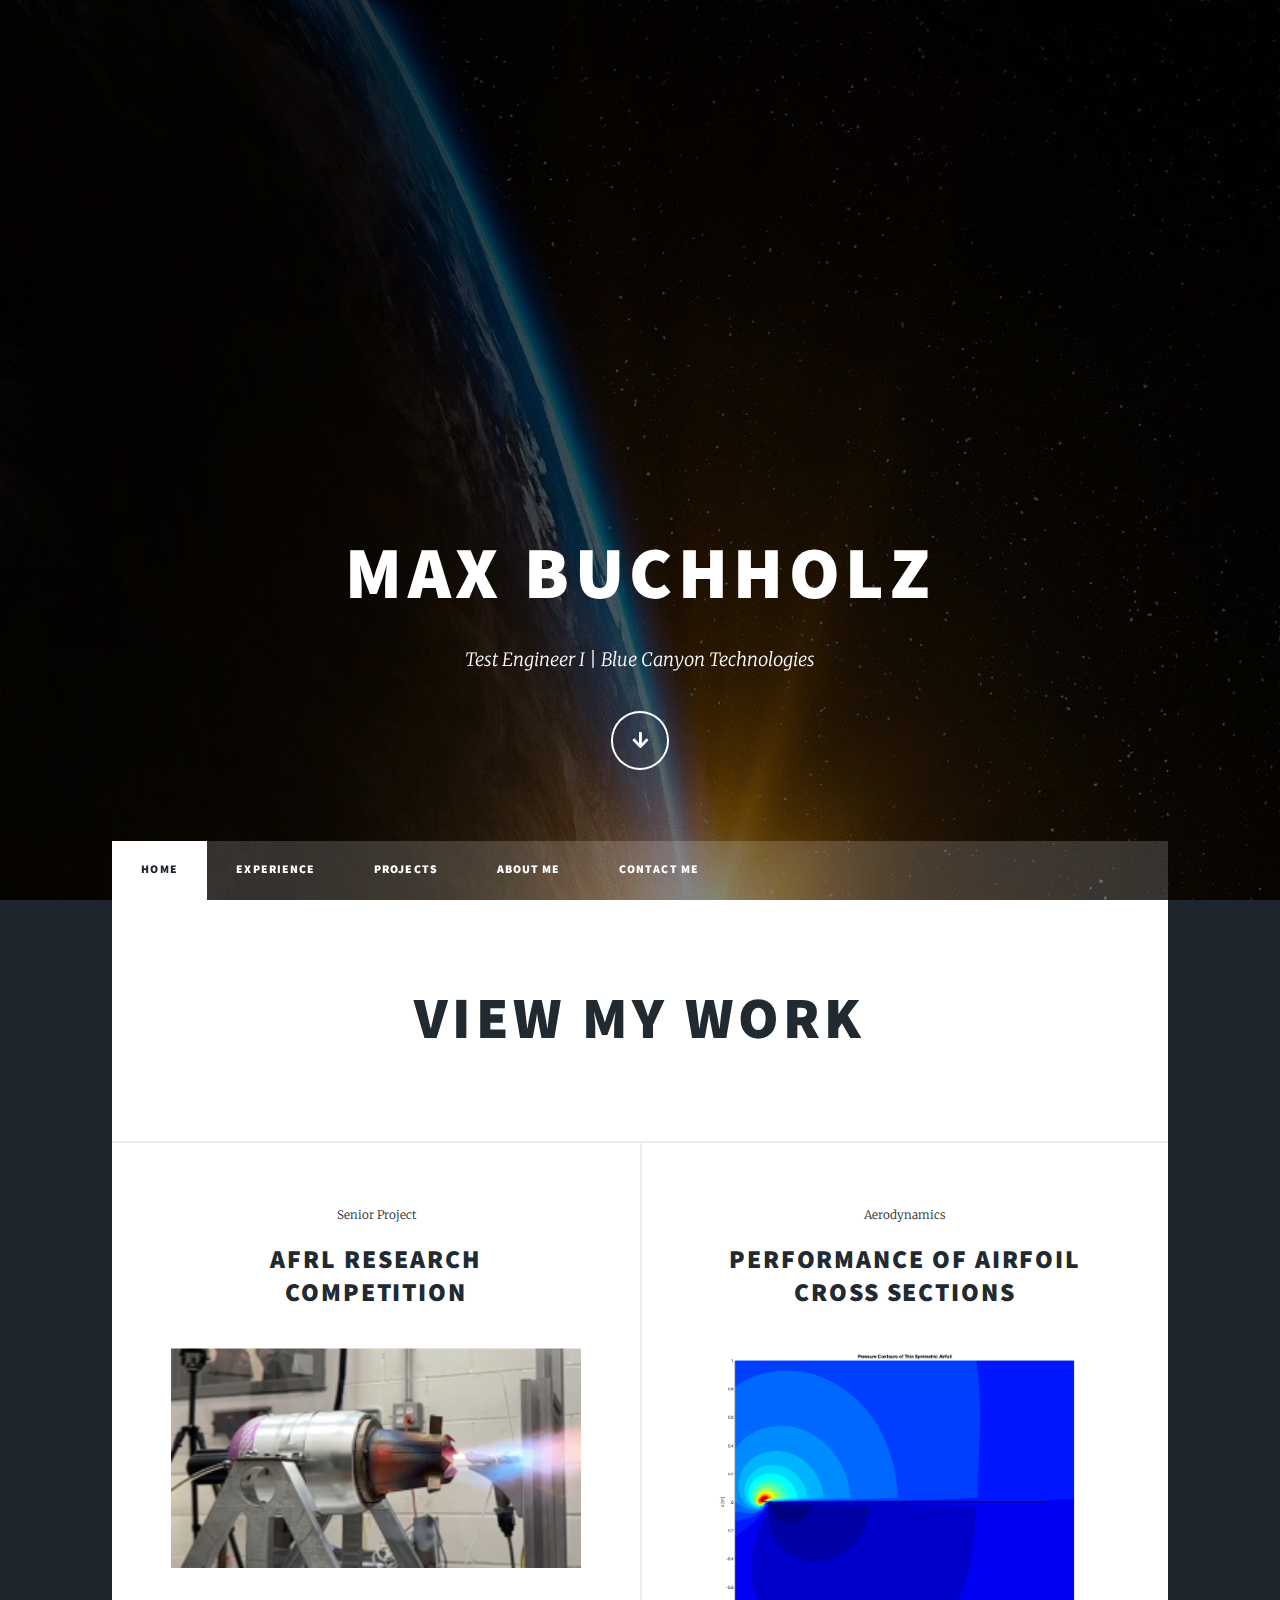
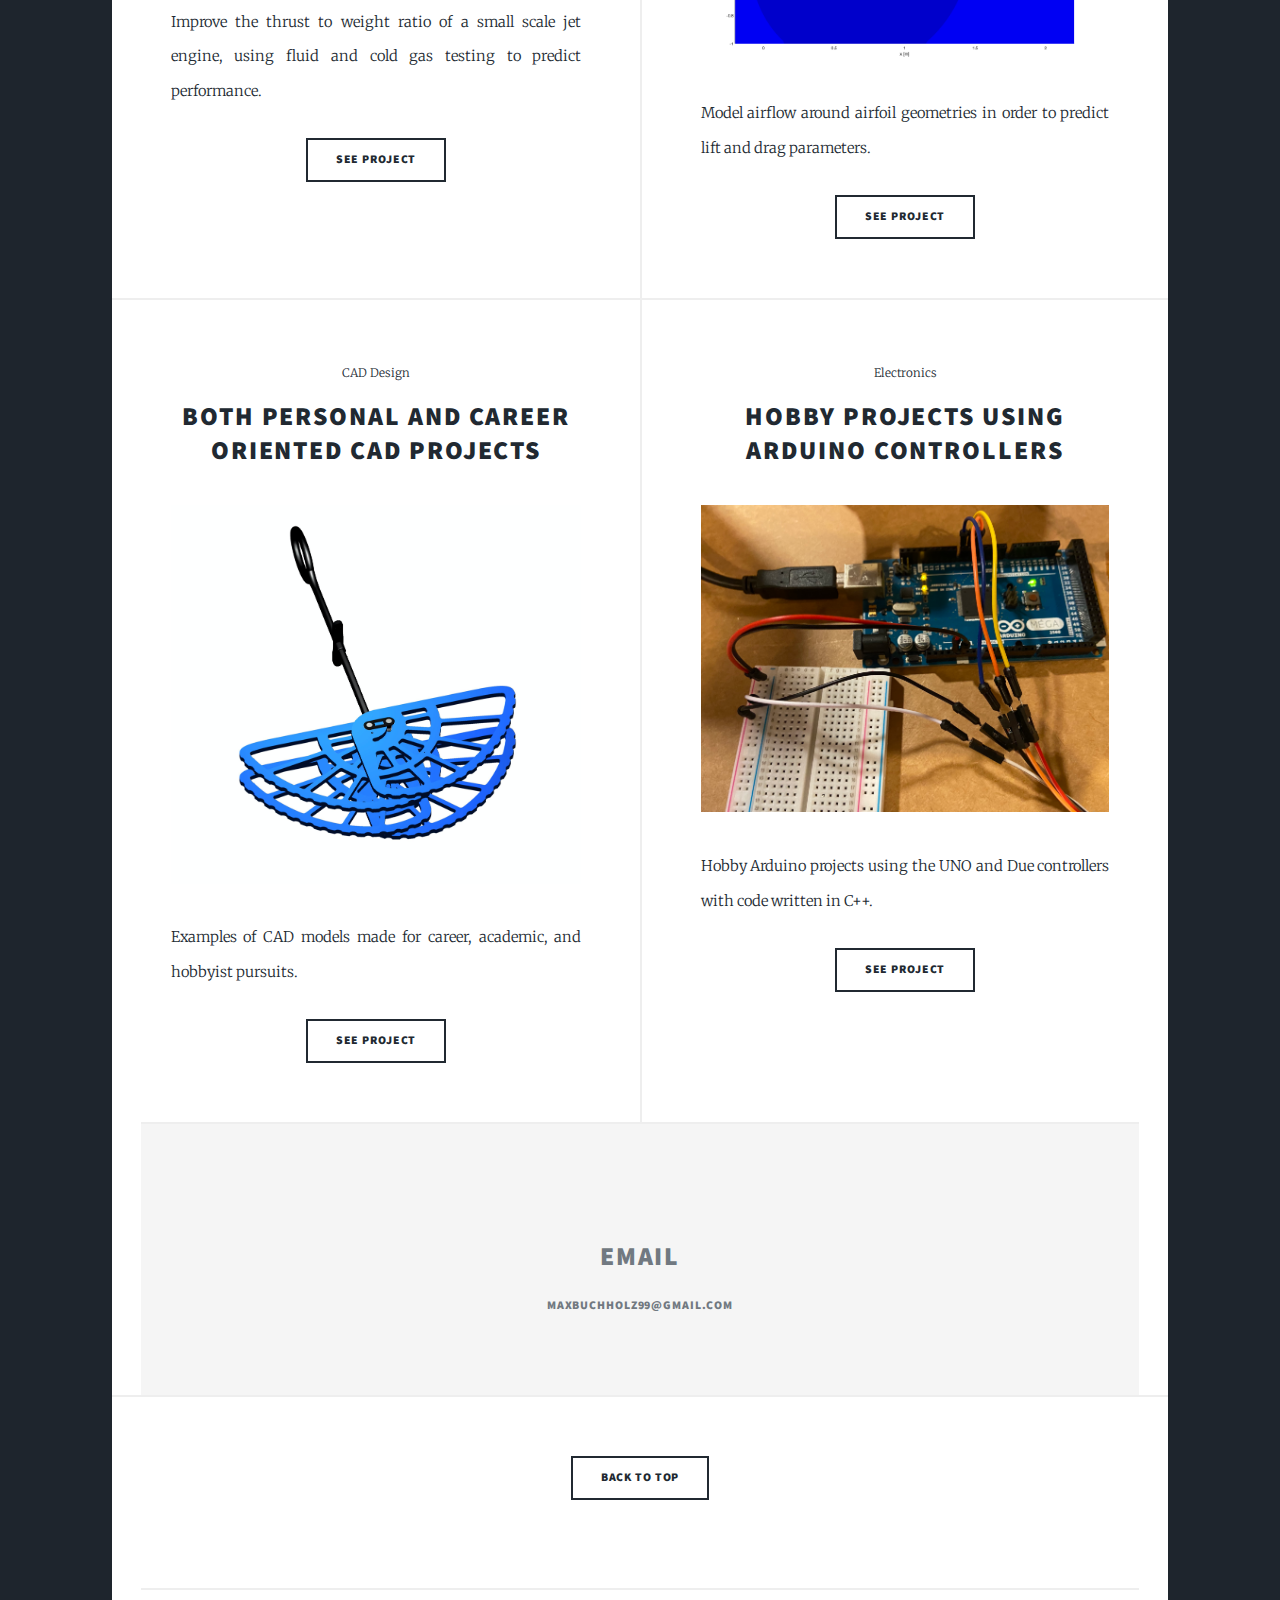
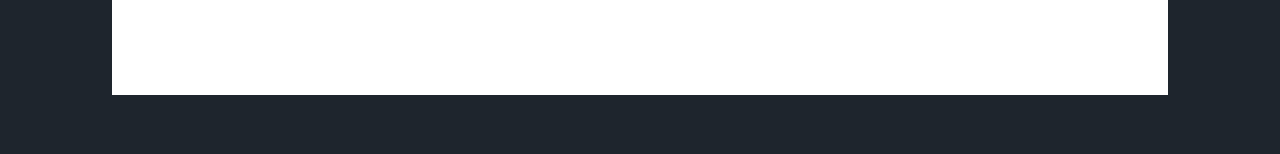
<file: index.html>
<!DOCTYPE HTML>
<!--
	Massively by HTML5 UP
	html5up.net | @ajlkn
	Free for personal and commercial use under the CCA 3.0 license (html5up.net/license)
-->
<html>
	<head>
		<title>Max Buchholz</title>
		<meta charset="utf-8" />
		<meta name="viewport" content="width=device-width, initial-scale=1, user-scalable=no" />
		<link rel="stylesheet" href="assets/css/main.css" />
		<noscript><link rel="stylesheet" href="assets/css/noscript.css" /></noscript>
	</head>
	<body class="is-preload">

		<!-- Wrapper -->
			<div id="wrapper" class="fade-in">

				<!-- Intro -->
					<div id="intro">
						<h1>Max Buchholz</h1>
						<p>Test Engineer I | Blue Canyon Technologies</p>
						<ul class="actions">
							<li><a href="#header" class="button icon solid solo fa-arrow-down scrolly">Continue</a></li>
						</ul>
					</div>

				<!-- Header -->
					<header id="header">
						<a href="#header" class="logo">Max Buchholz</a>
					</header>

				<!-- Nav -->
					<nav id="nav">
						<ul class="links">
							<li class="active"><a href="index.html">Home</a></li>
							<li><a href="Experience.html">Experience</a></li>
							<li><a href="Projects.html">Projects</a></li>
							<li><a href="About.html">About Me</a></li>
							<li><a href="Contact.html">Contact Me</a></li>
						</ul>
					</nav>

				<!-- Main -->
					<div id="main">

						<!-- Featured Post -->
							<article class="post featured">
								<header class="logo">
									<h1>View My Work</h1>
								</header>
							</article>

						<!-- Posts -->
							<section class="posts">
								<article>
									<header>
										<span class="date">Senior Project</span>
										<h2>AFRL Research </br>
										Competition</h2>
									</header>
									<a href="Projects.html#AFRL" class="image fit"><img src="images/AFRL1.png" alt="" /></a>
									<p>Improve the thrust to weight ratio of a small scale jet engine, using fluid and cold gas testing to predict performance.</p>
									<ul class="actions special">
										<li><a href="Projects.html#AFRL" class="button">See Project</a></li>
									</ul>
								</article>
								<article>
									<header>
										<span class="date">Aerodynamics</span>
										<h2>Performance of Airfoil </br>
										Cross Sections</h2>
									</header>
									<a href="Projects.html#AERO" class="image fit"><img src="images/AERO2.png" alt="" /></a>
									<p> Model airflow around airfoil geometries in order to predict lift and drag parameters.</p>
									<ul class="actions special">
										<li><a href="Projects.html#AERO" class="button">See Project</a></li>
									</ul>
								</article>
								<article>
									<header>
										<span class="date">CAD Design</span>
										<h2>Both Personal and Career </br>
										Oriented CAD Projects</h2>
									</header>
									<a href="Projects.html#CAD" class="image fit"><img src="images/CADCAM1.png" alt="" /></a>
									<p>Examples of CAD models made for career, academic, and hobbyist pursuits.</p>
									<ul class="actions special">
										<li><a href="Projects.html#CAD" class="button">See Project</a></li>
									</ul>
								</article>
								<article>
									<header>
										<span class="date">Electronics</span>
										<h2>Hobby Projects Using</br>
										Arduino Controllers</h2>
									</header>
									<a href="Projects.html#ELEC" class="image fit"><img src="images/ELECTRONIC1.jpeg" alt="" /></a>
									<p>Hobby Arduino projects using the UNO and Due controllers with code written in C++.</p>
									<ul class="actions special">
										<li><a href="Projects.html#ELEC" class="button">See Project</a></li>
									</ul>
								</article>
							</section>

						<!-- Footer
							<footer>
								<div class="pagination">
									<a href="#" class="previous">Prev</a>
									<a href="#" class="page active">1</a>
									<a href="#" class="page">2</a>
									<a href="#" class="page">3</a>
									<span class="extra">&hellip;</span>
									<a href="#" class="page">8</a>
									<a href="#" class="page">9</a>
									<a href="#" class="page">10</a>
									<a href="#" class="next">Next</a>
								</div>
							</footer>

					</div>

				Footer -->
					 <footer id="footer">
						<!-- <section>
							<form method="post" action="#">
								<div class="fields">
									<div class="field">
										<label for="name">Name</label>
										<input type="text" name="name" id="name" />
									</div>
									<div class="field">
										<label for="email">Email</label>
										<input type="text" name="email" id="email" />
									</div>
									<div class="field">
										<label for="message">Message</label>
										<textarea name="message" id="message" rows="3"></textarea>
									</div>
								</div>
								<ul class="actions">
									<li><input type="submit" value="Send Message" /></li>
								</ul>
							</form>
						</section> -->
						<section class="alt">
								<h2>Email</h2>
								<h3>maxbuchholz99@gmail.com</h3>
						</section>
							
					</footer>

					<ul class="actions special">
							<li><a href="#" class="button">Back to Top</a></li>
					</ul>

				<!-- Copyright -->

					<div id="copyright">
						<ul><li>Max Buchholz</li><li>2022</li></ul>
					</div>

			</div>

		<!-- Scripts -->
			<script src="assets/js/jquery.min.js"></script>
			<script src="assets/js/jquery.scrollex.min.js"></script>
			<script src="assets/js/jquery.scrolly.min.js"></script>
			<script src="assets/js/browser.min.js"></script>
			<script src="assets/js/breakpoints.min.js"></script>
			<script src="assets/js/util.js"></script>
			<script src="assets/js/main.js"></script>

	</body>
</html>
</file>
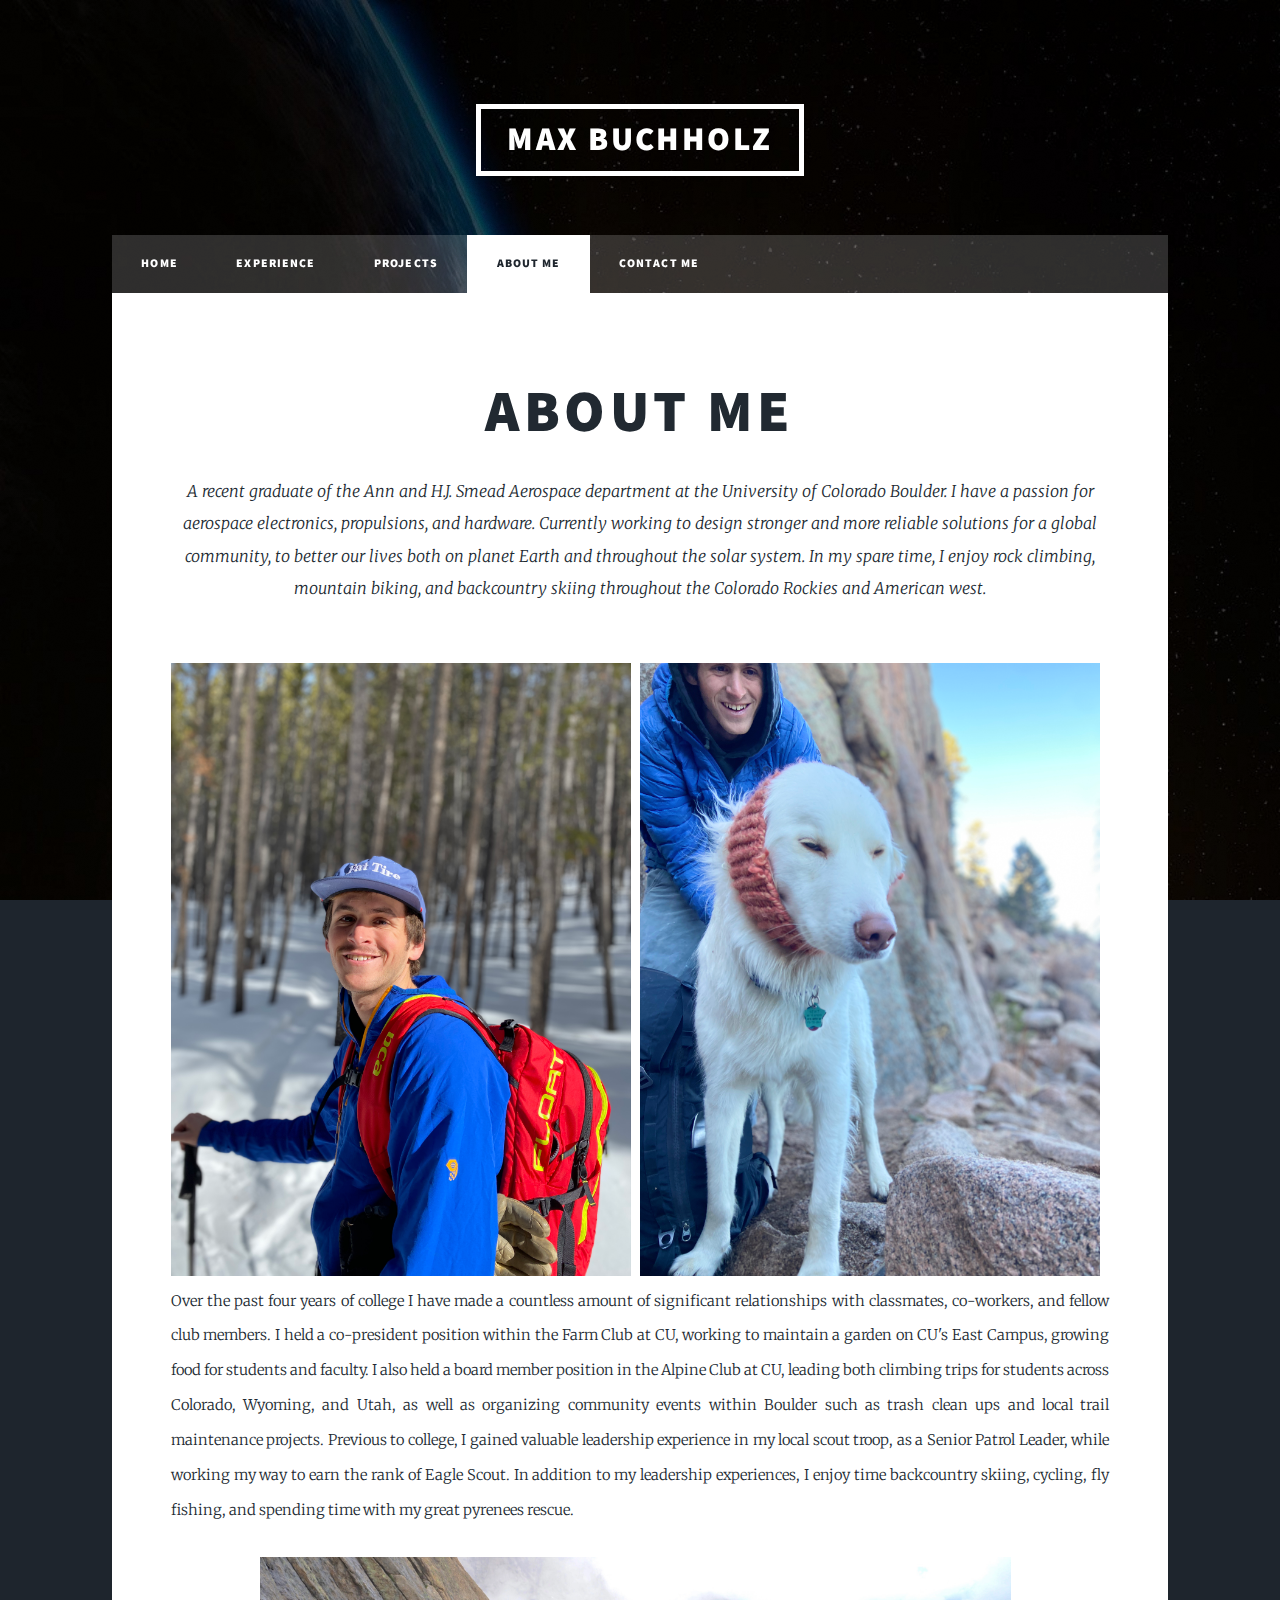
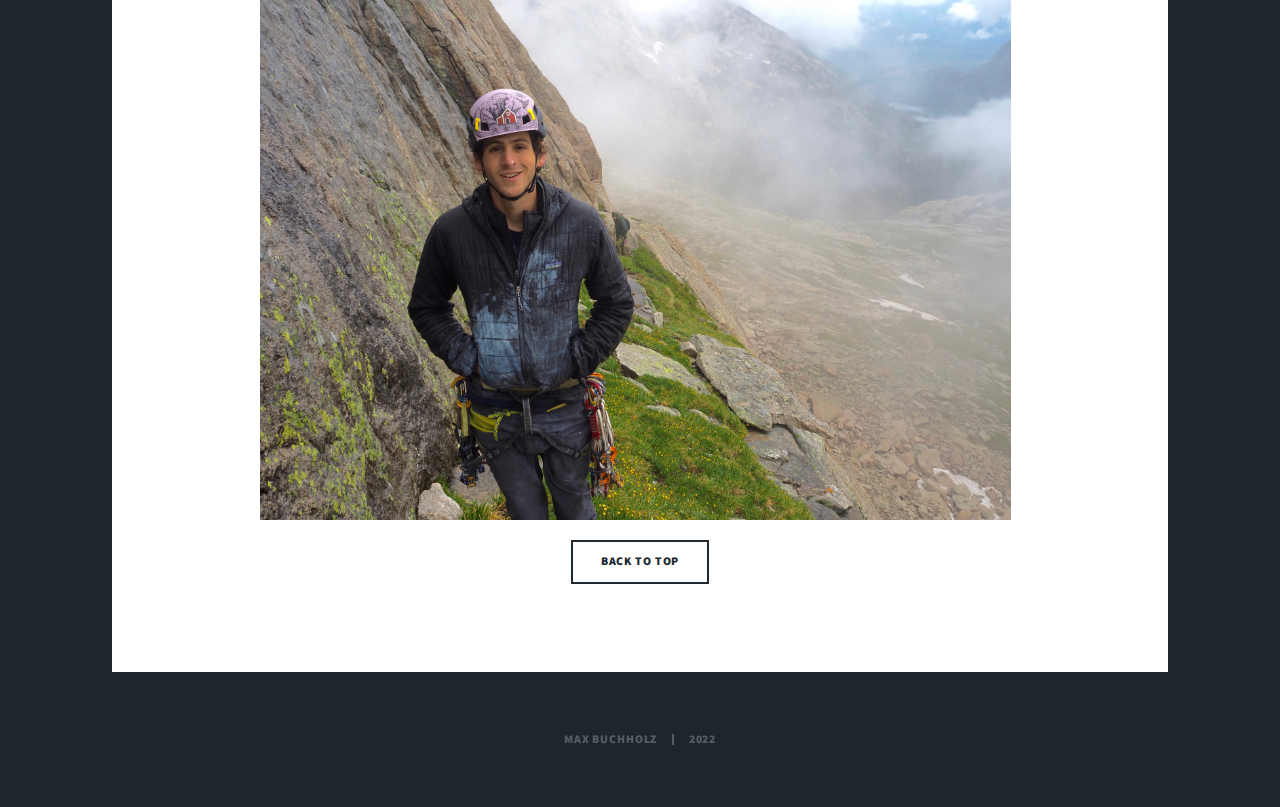
<file: About.html>
<!DOCTYPE HTML>
<!--
	Massively by HTML5 UP
	html5up.net | @ajlkn
	Free for personal and commercial use under the CCA 3.0 license (html5up.net/license)
-->
<html>
	<head>
		<title>About Me - Max Buchholz</title>
		<meta charset="utf-8" />
		<meta name="viewport" content="width=device-width, initial-scale=1, user-scalable=no" />
		<link rel="stylesheet" href="assets/css/main.css" />
		<noscript><link rel="stylesheet" href="assets/css/noscript.css" /></noscript>
	</head>
	<body class="is-preload">

		<!-- Wrapper -->
			<div id="wrapper">

				<!-- Header -->
					<header id="header">
						<a href="index.html" class="logo">Max Buchholz</a>
					</header>

				<!-- Nav -->
					<nav id="nav">
						<ul class="links">
							<li><a href="index.html">Home</a></li>
							<li><a href="Experience.html">Experience</a></li>
							<li><a href="Projects.html">Projects</a></li>
							<li class="active"><a href="About.html">About Me</a></li>
							<li><a href="Contact.html">Contact Me</a></li>
						</ul>
					</nav>

				<!-- Main -->
					<div id="main">

						<!-- Post -->
							<section class="post">
								<header class="major">
									<h1>About Me</h1>
									<p>A recent graduate of the Ann and H.J. Smead Aerospace department at the University of Colorado Boulder. 
									I have a passion for aerospace electronics, propulsions, and hardware. Currently working to design stronger 
									and more reliable solutions for a global community, to better our lives both on planet Earth and throughout 
									the solar system. In my spare time, I enjoy rock climbing, mountain biking, and backcountry skiing throughout the Colorado
									Rockies and American west.</p>
								</header>
								<!-- Unused Photo Layout
								<div class="image main"><img src="images/ski.jpg" alt="" /></div>
								<div class="image main"><img src="images/climb.jpg" alt="" /></div>
								<div class="image main"><img src="images/newt.jpg" alt="" /></div> -->
								
								<!--	<div class="row">
									  <div class="column">
									    <img src="images/ski.jpg" alt="Ski" style="width:30%">
									  </div>
									  <div class="column">
									    <img src="images/climb.jpg" alt="Climb" style="width:40%">
									  </div>
									  <div class="column">
									    <img src="images/newt.jpg" alt="Newt" style="width:30%">
									  </div>
									</div> -->
									
									<img src="images/ski.jpg" style="float: left; width: 49%; margin-right: 1%; margin-bottom: 0.5em;">
									<img src="images/newt.jpg" style="float: right; width: 49%; margin-right: 1%; margin-bottom: 0.5em;">
									
									<p>Over the past four years of college I have made a countless amount of significant relationships with classmates,
									co-workers, and fellow club members. I held a co-president position within the Farm Club at CU, working to maintain
									a garden on CU's East Campus, growing food for students and faculty. I also held a board member position in the 
									Alpine Club at CU, leading both climbing trips for students across Colorado, Wyoming, and Utah, as well as organizing
									community events within Boulder such as trash clean ups and local trail maintenance projects. Previous to college, I
									gained valuable leadership experience in my local scout troop, as a Senior Patrol Leader, while working my way to 
									earn the rank of Eagle Scout. In addition to my leadership experiences, I enjoy time backcountry skiing, cycling, fly fishing,
									and spending time with my great pyrenees rescue.</p>
								
								<div style="text-align: center">
									<img src="images/climb.jpg" style="float: center; width: 80%; margin-right: 1%; margin-bottom: 0.5em;">
								</div>

								
							<ul class="actions special">
								<li><a href="#" class="button">Back to Top</a></li>
							</ul>
						</section>

					</div>

				<!-- Copyright -->
					<div id="copyright">
						<ul><li>Max Buchholz</li><li> 2022</li></ul>
					</div>

			</div>

		<!-- Scripts -->
			<script src="assets/js/jquery.min.js"></script>
			<script src="assets/js/jquery.scrollex.min.js"></script>
			<script src="assets/js/jquery.scrolly.min.js"></script>
			<script src="assets/js/browser.min.js"></script>
			<script src="assets/js/breakpoints.min.js"></script>
			<script src="assets/js/util.js"></script>
			<script src="assets/js/main.js"></script>

	</body>
</html>
</file>
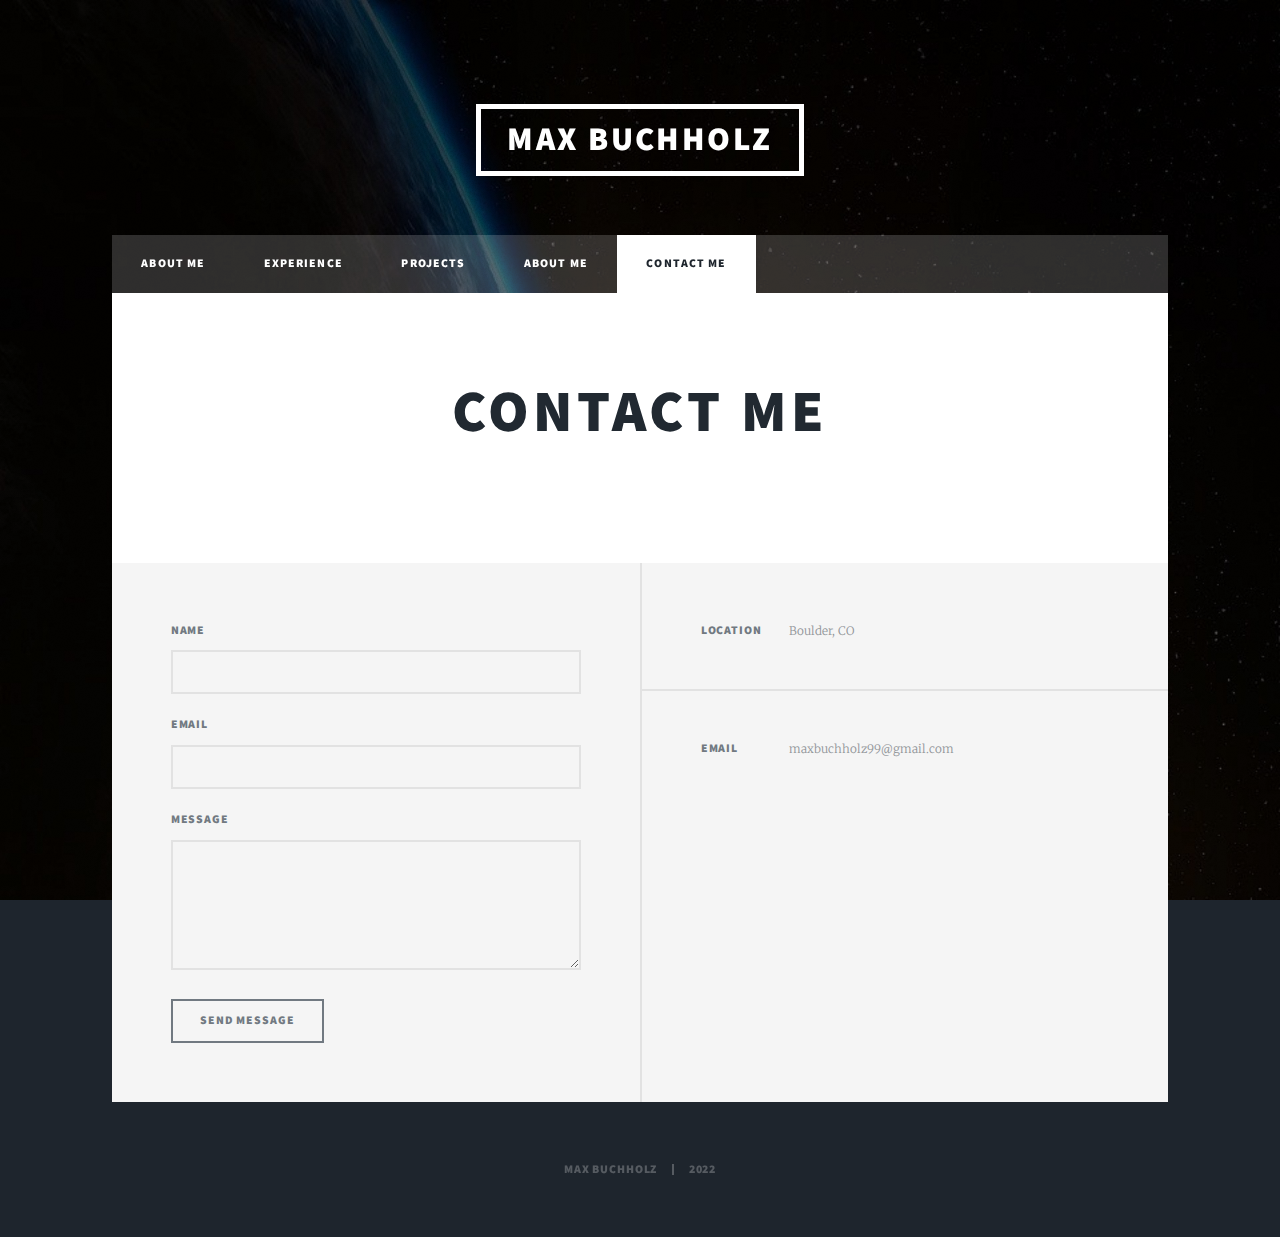
<file: Contact.html>
<!DOCTYPE HTML>
<!--
	Massively by HTML5 UP
	html5up.net | @ajlkn
	Free for personal and commercial use under the CCA 3.0 license (html5up.net/license)
-->
<html>
	<head>
		<title>Contact Me - Max Buchholz</title>
		<meta charset="utf-8" />
		<meta name="viewport" content="width=device-width, initial-scale=1, user-scalable=no" />
		<link rel="stylesheet" href="assets/css/main.css" />
		<noscript><link rel="stylesheet" href="assets/css/noscript.css" /></noscript>
	</head>
	<body class="is-preload">

		<!-- Wrapper -->
			<div id="wrapper">

				<!-- Header -->
					<header id="header">
						<a href="index.html" class="logo">Max Buchholz</a>
					</header>

				<!-- Nav -->
					<nav id="nav">
						<ul class="links">
							<li><a href="index.html">About Me</a></li>
							<li><a href="Experience.html">Experience</a></li>
							<li><a href="Projects.html">Projects</a></li>
							<li><a href="About.html">About Me</a></li>
							<li class="active"><a href="Contact.html">Contact Me</a></li>
						</ul>
					</nav>

				<!-- Main -->
					<div id="main">

						<!-- Post -->
							<section class="post">
								<header class="major">
									<h1>Contact Me</h1>
								</header>
							</section>

					</div>

				<!-- Footer -->
					<footer id="footer">
						<section>
							<form method="post" action="https://formspree.io/f/mrgdzwdn">
								<div class="fields">
									<div class="field">
										<label for="name">Name</label>
										<input type="text" name="name" id="name" />
									</div>
									<div class="field">
										<label for="email">Email</label>
										<input type="text" name="email" id="email" />
									</div>
									<div class="field">
										<label for="message">Message</label>
										<textarea name="message" id="message" rows="3"></textarea>
									</div>
								</div>
								<ul class="actions">
									<li><input type="submit" value="Send Message" /></li>
								</ul>
							</form>
						</section>
						<section class="split contact">
							<section class="alt">
								<h3>Location</h3>
								<p>Boulder, CO</p>
							</section>
							<section>
								<h3>Email</h3>
								<p>maxbuchholz99@gmail.com</p>
							</section>
						</section>
					</footer>

				<!-- Copyright -->
					<div id="copyright">
						<ul><li>Max Buchholz</li><li>2022</li></ul>
					</div>

			</div>

		<!-- Scripts -->
			<script src="assets/js/jquery.min.js"></script>
			<script src="assets/js/jquery.scrollex.min.js"></script>
			<script src="assets/js/jquery.scrolly.min.js"></script>
			<script src="assets/js/browser.min.js"></script>
			<script src="assets/js/breakpoints.min.js"></script>
			<script src="assets/js/util.js"></script>
			<script src="assets/js/main.js"></script>

	</body>
</html>
</file>
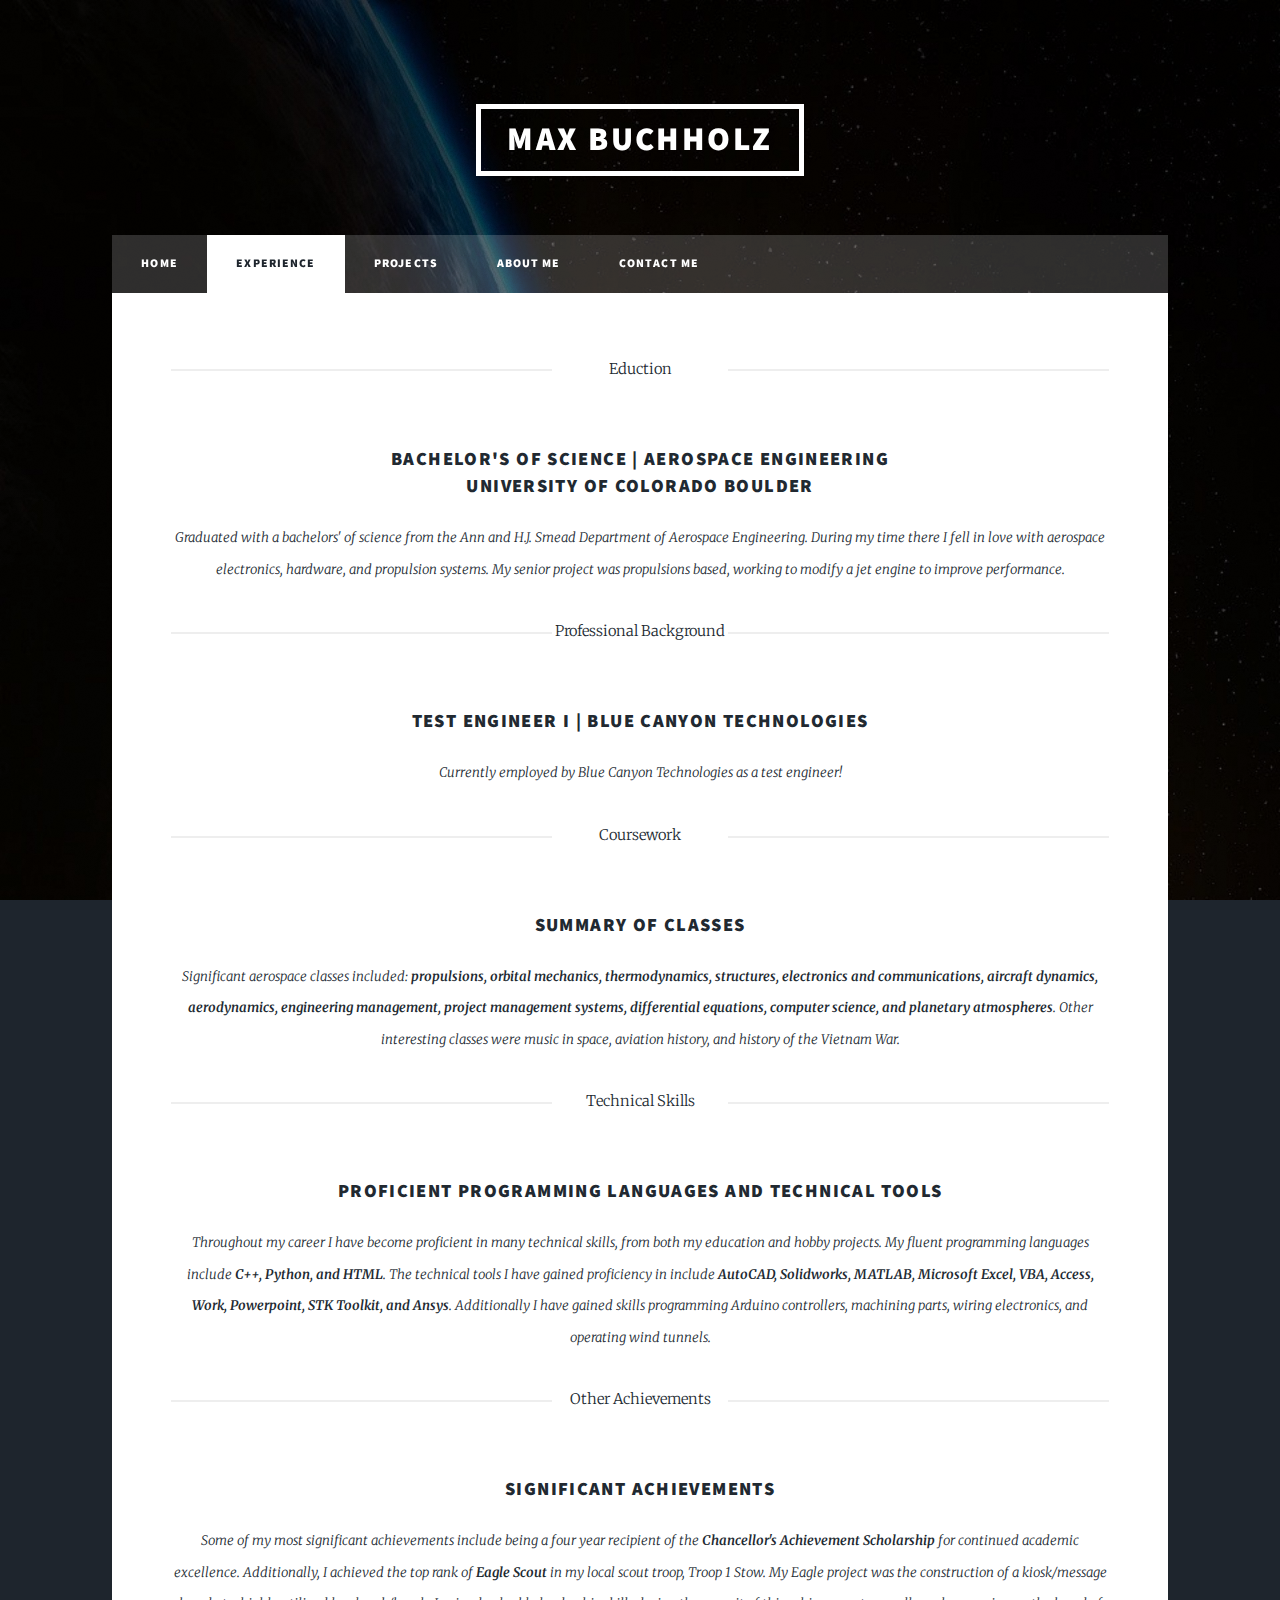
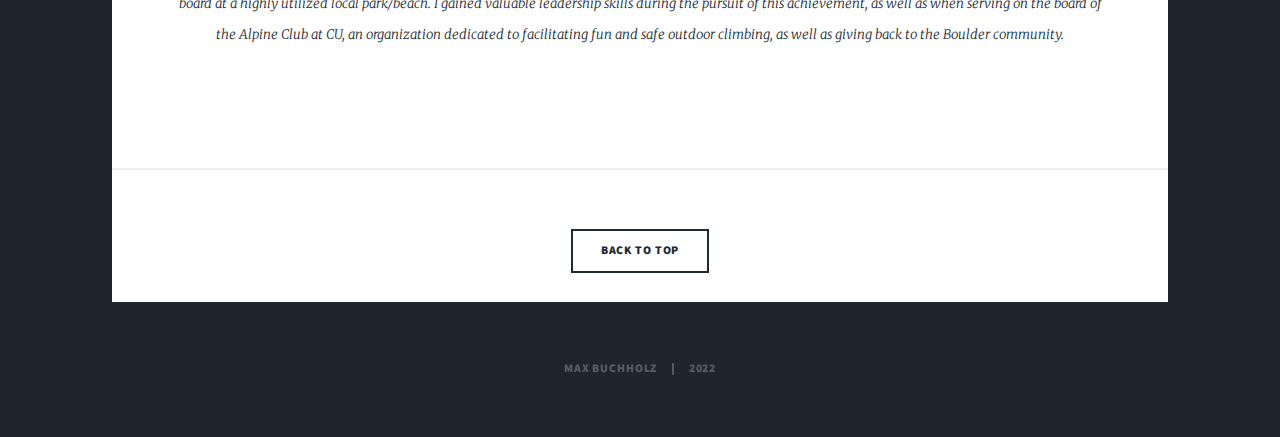
<file: Experience.html>
<!DOCTYPE HTML>
<!--
	Massively by HTML5 UP
	html5up.net | @ajlkn
	Free for personal and commercial use under the CCA 3.0 license (html5up.net/license)
-->
<html>
	<head>
		<title>Experience - Max Buchholz</title>
		<meta charset="utf-8" />
		<meta name="viewport" content="width=device-width, initial-scale=1, user-scalable=no" />
		<link rel="stylesheet" href="assets/css/main.css" />
		<noscript><link rel="stylesheet" href="assets/css/noscript.css" /></noscript>
	</head>
	<body class="is-preload">

		<!-- Wrapper -->
			<div id="wrapper">

				<!-- Header -->
					<header id="header">
						<a href="index.html" class="logo">Max buchholz</a>
					</header>

				<!-- Nav -->
					<nav id="nav">
						<ul class="links">
							<li><a href="index.html">Home</a></li>
							<li class="active"><a href="Experience.html">Experience</a></li>
							<li><a href="Projects.html">Projects</a></li>
							<li><a href="About.html">About Me</a></li>
							<li><a href="Contact.html">Contact Me</a></li>
						</ul>
					</nav>

				<!-- Main -->
					<div id="main">

						<!-- Post -->
							<section class="post">
								<header class="major">
									<span class="date">Eduction</span>
									<h3>Bachelor's of Science | Aerospace Engineering 
										</br> University of Colorado Boulder</h3>
									<p>Graduated with a bachelors' of science from the Ann and H.J. Smead Department of Aerospace Engineering.
									During my time there I fell in love with aerospace electronics, hardware, and propulsion systems. My senior
									project was propulsions based, working to modify a jet engine to improve performance. </p>
								</header>
						
								<header class="major">
									<span class="date">Professional Background</span>
									<h3>Test Engineer I | Blue Canyon Technologies</h3>
									<p>Currently employed by Blue Canyon Technologies as a test engineer! </p>
								</header>
								
								<header class="major">
									<span class="date">Coursework</span>
									<h3>Summary of Classes </h3>
									<p>Significant aerospace classes included: <strong>propulsions, orbital mechanics, thermodynamics, structures, electronics and 
									communications, aircraft dynamics, aerodynamics, engineering management, project management systems, 
									differential equations, computer science, and planetary atmospheres</strong>. Other interesting classes were music in space, 
									aviation history, and history of the Vietnam War.</p>
								</header>
								
								<header class="major">
									<span class="date">Technical Skills</span>
									<h3>Proficient Programming Languages and Technical Tools</h3>
									<p>Throughout my career I have become proficient in many technical skills, from both my education and hobby projects.
									My fluent programming languages include <strong>C++, Python, and HTML</strong>. The technical tools I have 
									gained proficiency in include <strong>AutoCAD, Solidworks, MATLAB, Microsoft Excel, VBA, Access, Work, Powerpoint, STK Toolkit, and Ansys</strong>.
									Additionally I have gained skills programming Arduino controllers, machining parts, wiring electronics, and operating wind tunnels. </p>
								</header>
								
								<header class="major">
									<span class="date">Other Achievements</span>
									<h3>Significant Achievements</h3>
									<p>Some of my most significant achievements include being a four year recipient of the <strong>Chancellor's Achievement Scholarship</strong> for 
									continued academic excellence. Additionally, I achieved the top rank of <strong>Eagle Scout</strong> in my local scout troop, Troop 1 Stow. 
									My Eagle project was the construction of a kiosk/message board at a highly utilized local park/beach. I gained valuable leadership 
									skills during the pursuit of this achievement, as well as when serving on the board of the Alpine Club at CU, an organization dedicated to
									facilitating fun and safe outdoor climbing, as well as giving back to the Boulder community.</p>
								</header>
							</section>
				
						<ul class="actions special">
							<li><a href="#" class="button">Back to Top</a></li>
						</ul>

					</div>


				<!-- Copyright -->
					<div id="copyright">
						<ul><li>Max Buchholz</li><li>2022</li></ul>
					</div>

			</div>

		<!-- Scripts -->
			<script src="assets/js/jquery.min.js"></script>
			<script src="assets/js/jquery.scrollex.min.js"></script>
			<script src="assets/js/jquery.scrolly.min.js"></script>
			<script src="assets/js/browser.min.js"></script>
			<script src="assets/js/breakpoints.min.js"></script>
			<script src="assets/js/util.js"></script>
			<script src="assets/js/main.js"></script>

	</body>
</html>
</file>
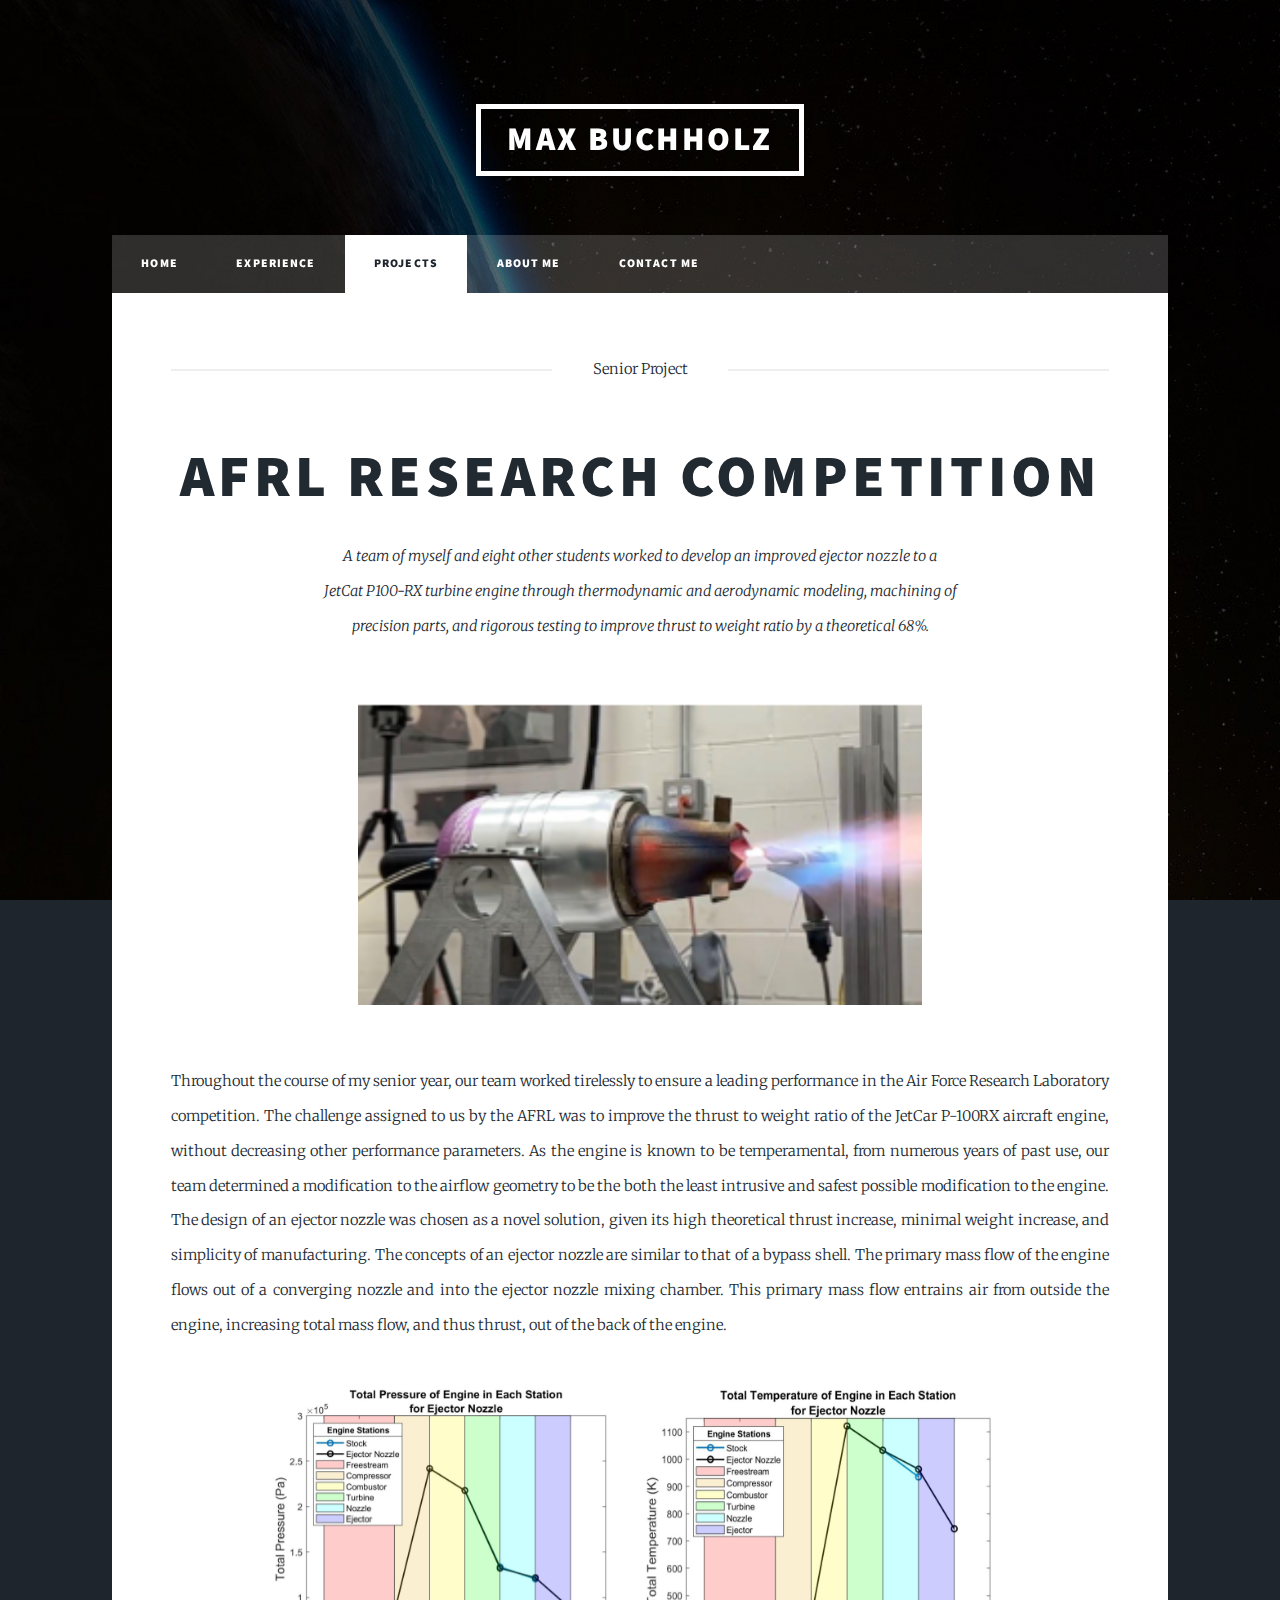
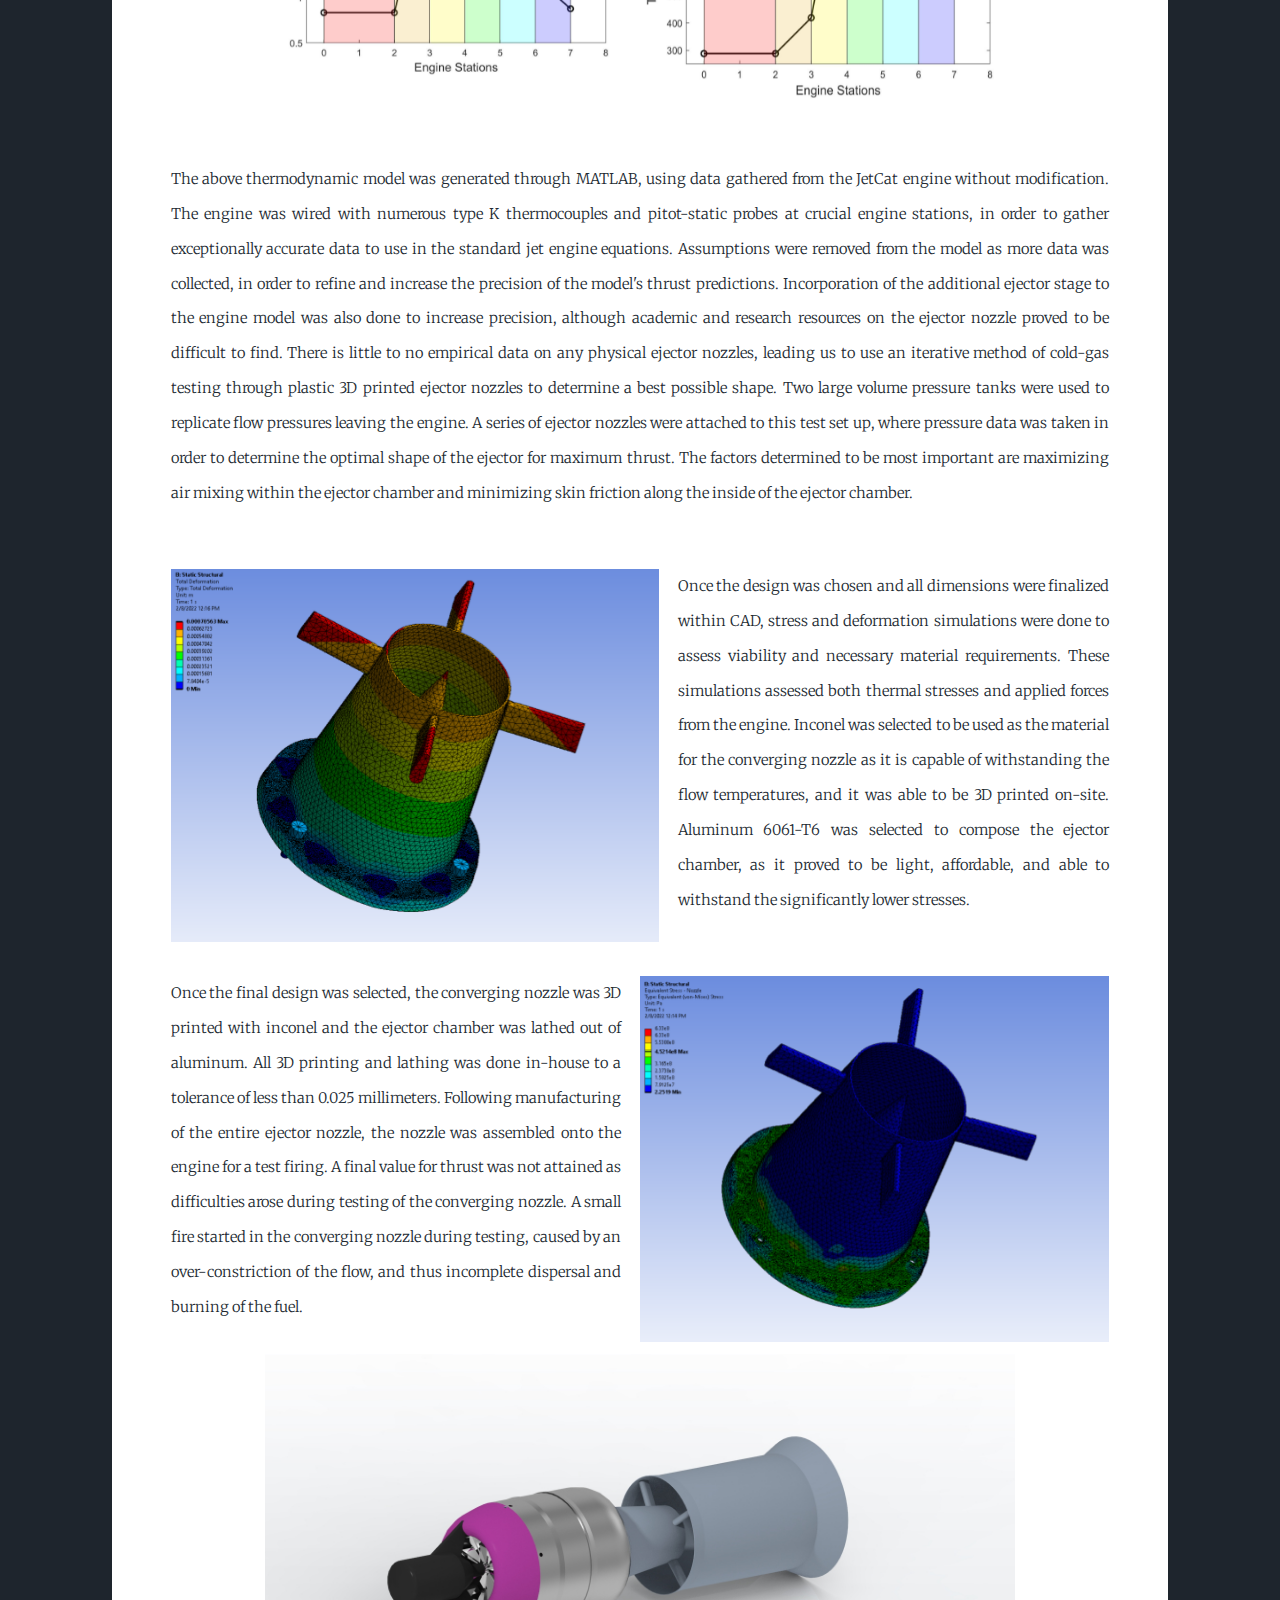
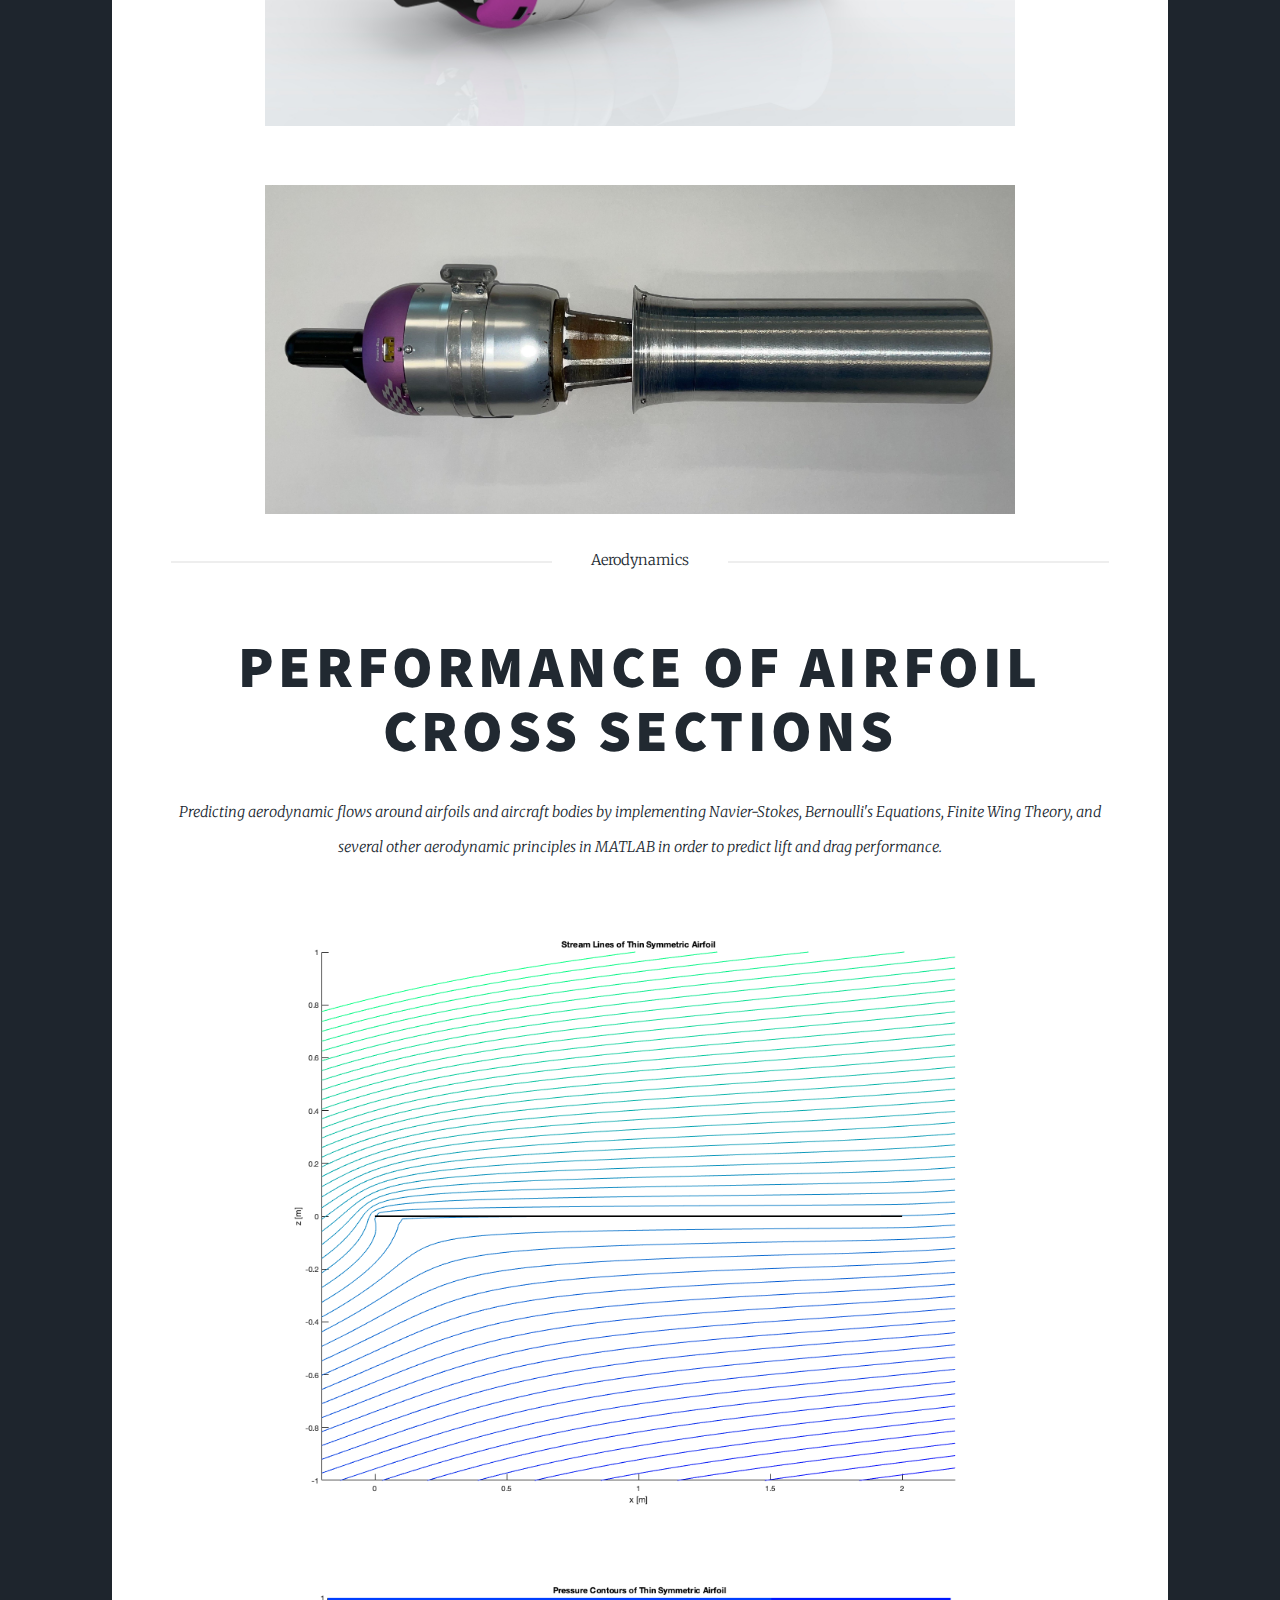
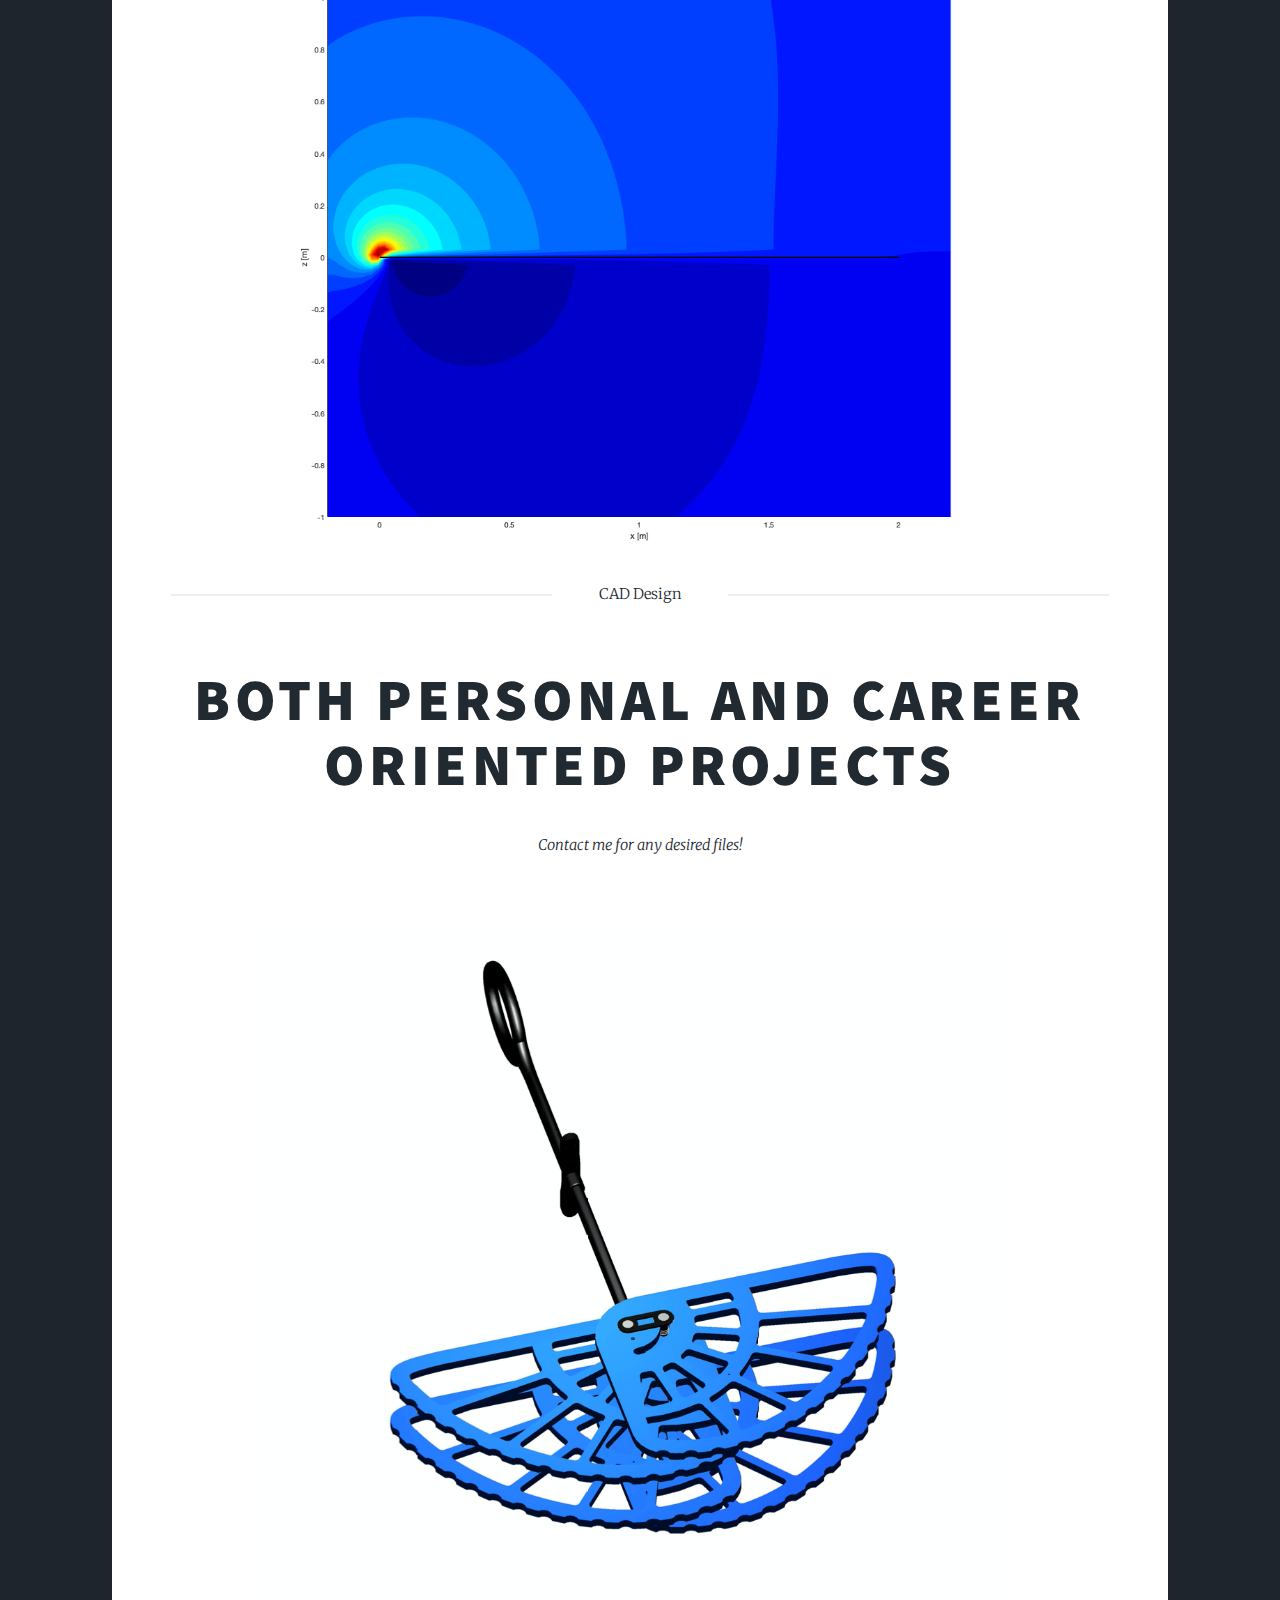
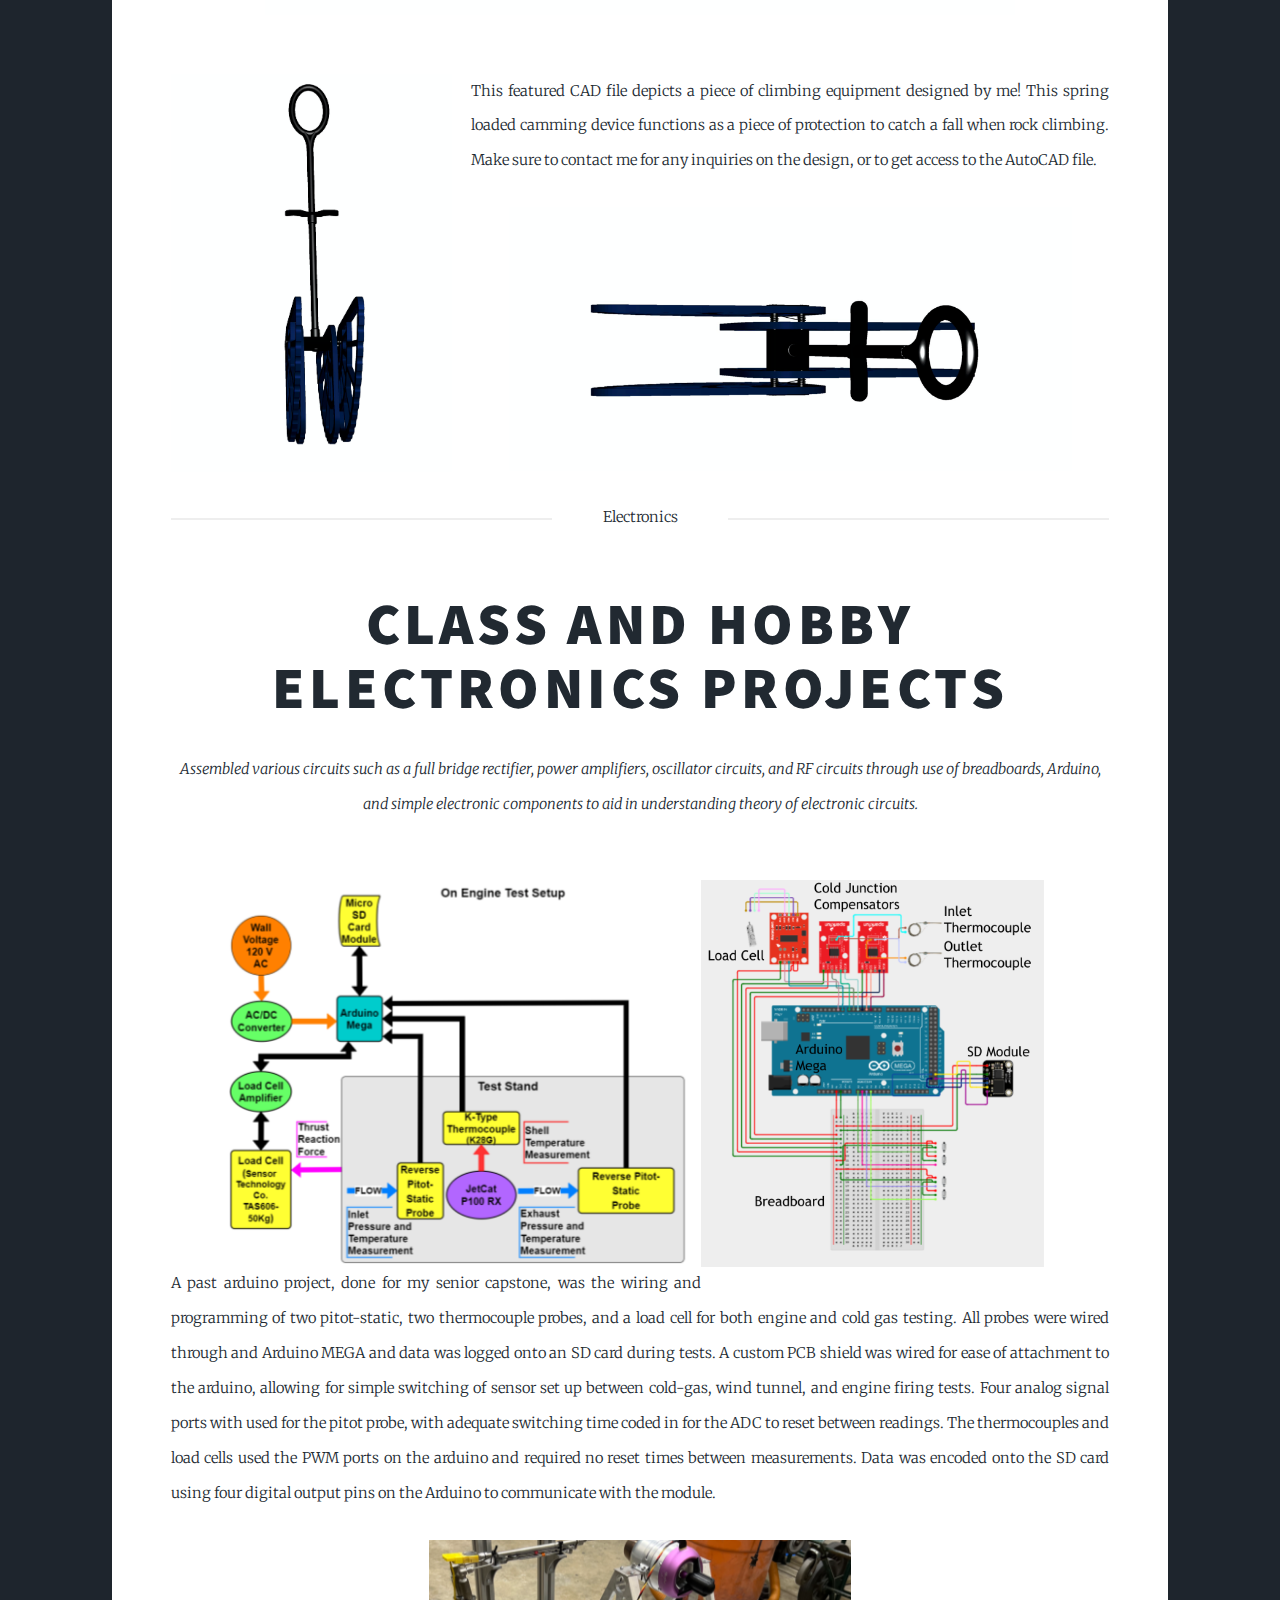
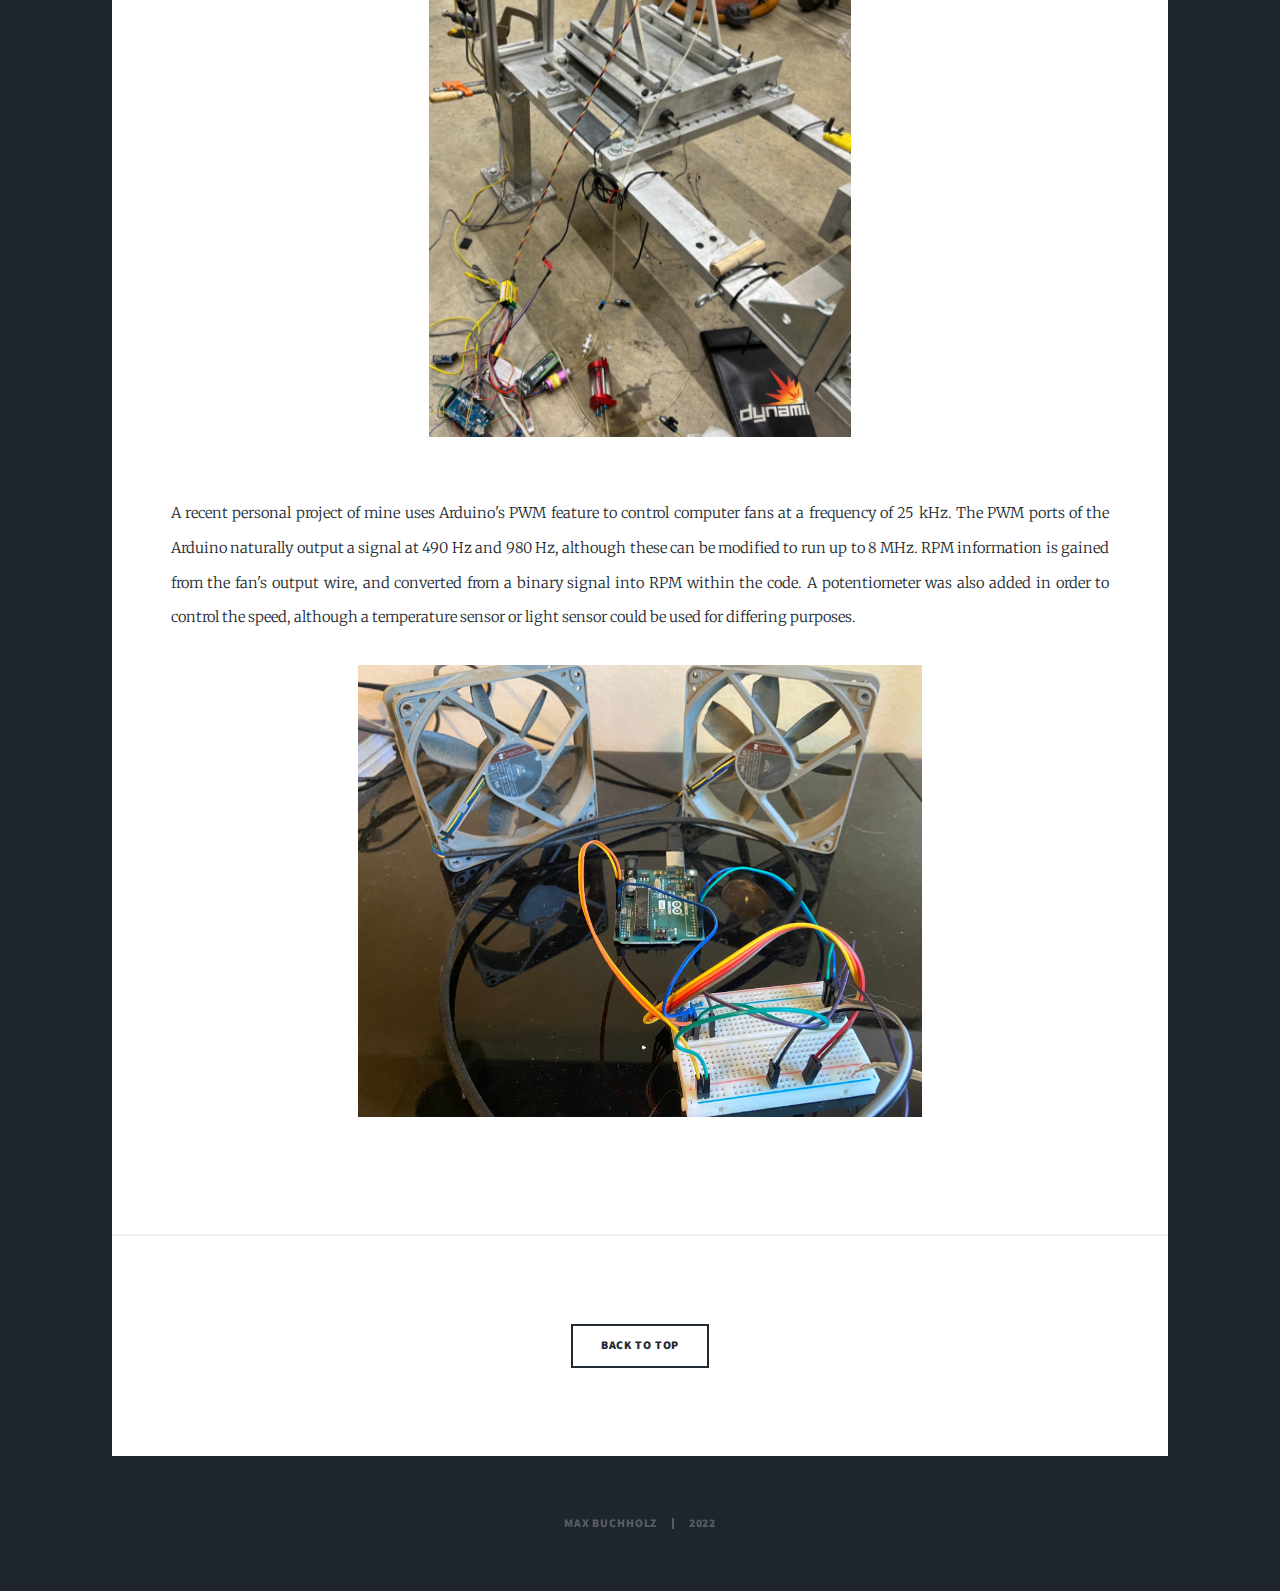
<file: Projects.html>
<!DOCTYPE HTML>
<!--
	Massively by HTML5 UP
	html5up.net | @ajlkn
	Free for personal and commercial use under the CCA 3.0 license (html5up.net/license)
-->
<html>
	<head>
		<title>Projects - Max Buchholz</title>
		<meta charset="utf-8" />
		<meta name="viewport" content="width=device-width, initial-scale=1, user-scalable=no" />
		<link rel="stylesheet" href="assets/css/main.css" />
		<noscript><link rel="stylesheet" href="assets/css/noscript.css" /></noscript>
	</head>
	<body class="is-preload">

		<!-- Wrapper -->
			<div id="wrapper">

				<!-- Header -->
					<header id="header">
						<a href="index.html" class="logo">Max Buchholz</a>
					</header>

				<!-- Nav -->
					<nav id="nav">
						<ul class="links">
							<li><a href="index.html">Home</a></li>
							<li><a href="Experience.html">Experience</a></li>
							<li class="active"><a href="Projects.html">Projects</a></li>
							<li><a href="About.html">About Me</a></li>
							<li><a href="Contact.html">Contact Me</a></li>
						</ul>
					</nav>

				<!-- Main -->
				<div id="main">

						<!-- Post -->
					<section class="post">
					<div id="AFRL">
					
								<header class="major">
									<span class="date">Senior Project</span>
									<h2>AFRL Research Competition</h2>
									<p>A team of myself and eight other students worked to develop an improved ejector nozzle to a </br>
									JetCat P100-RX turbine engine through thermodynamic and aerodynamic modeling, machining of </br>
									precision parts, and rigorous testing to improve thrust to weight ratio by a theoretical 68%.</p>
								</header>
								
								<center><div class="image main"><img src="images/AFRL1.png" style="width: 60%;" alt="" /></div></center>
								<p>Throughout the course of my senior year, our team worked tirelessly to ensure a leading performance in the Air Force Research Laboratory competition. The challenge assigned to us by the AFRL was to improve the thrust to weight ratio of the JetCar P-100RX aircraft engine, without decreasing other performance parameters. As the engine is known to be temperamental, from numerous years of past use, our team determined a modification to the airflow geometry to be the both the least intrusive and safest possible modification to the engine. The design of an ejector nozzle was chosen as a novel solution, given its high theoretical thrust increase, minimal weight increase, and simplicity of manufacturing. The concepts of an ejector nozzle are similar to that of a bypass shell. The primary mass flow of the engine flows out of a converging nozzle and into the ejector nozzle mixing chamber. This primary mass flow entrains air from outside the engine, increasing total mass flow, and thus thrust, out of the back of the engine.</p>
								<center><div class="image main"><img src="images/AFRL8.png" style="width: 80%;" alt="" /></div></center>
								<p> The above thermodynamic model was generated through MATLAB, using data gathered from the JetCat engine without modification. The engine was wired with numerous type K thermocouples and pitot-static probes at crucial engine stations, in order to gather exceptionally accurate data to use in the standard jet engine equations. Assumptions were removed from the model as more data was collected, in order to refine and increase the precision of the model's thrust predictions. Incorporation of the additional ejector stage to the engine model was also done to increase precision, although academic and research resources on the ejector nozzle proved to be difficult to find. There is little to no empirical data on any physical ejector nozzles, leading us to use an iterative method of cold-gas testing through plastic 3D printed ejector nozzles to determine a best possible shape. Two large volume pressure tanks were used to replicate flow pressures leaving the engine. A series of ejector nozzles were attached to this test set up, where pressure data was taken in order to determine the optimal shape of the ejector for maximum thrust. The factors determined to be most important are maximizing air mixing within the ejector chamber and minimizing skin friction along the inside of the ejector chamber.</p>
								<div class="image main"><img src="images/AFRL2.png" style="float: left; margin-right: 2%; width: 52%;" alt="" /></div>
								<p>Once the design was chosen and all dimensions were finalized within CAD, stress and deformation simulations were done to assess viability and necessary material requirements. These simulations assessed both thermal stresses and applied forces from the engine. Inconel was selected to be used as the material for the converging nozzle as it is capable of withstanding the flow temperatures, and it was able to be 3D printed on-site. Aluminum 6061-T6 was selected to compose the ejector chamber, as it proved to be light, affordable, and able to withstand the significantly lower stresses. </p>
								<div class="image main"><img src="images/AFRL3.png" style="float: right; margin-left: 2%; width: 50%;" alt="" /></div>
								<p>Once the final design was selected, the converging nozzle was 3D printed with inconel and the ejector chamber was lathed out of aluminum. All 3D printing and lathing was done in-house to a tolerance of less than 0.025 millimeters. Following manufacturing of the entire ejector nozzle, the nozzle was assembled onto the engine for a test firing. A final value for thrust was not attained as difficulties arose during testing of the converging nozzle. A small fire started in the converging nozzle during testing, caused by an over-constriction of the flow, and thus incomplete dispersal and burning of the fuel.</p>
								<center><div class="image main"><img src="images/AFRL5.jpg" style="width: 80%;" alt="" /></div></center>
								<center><div class="image main"><img src="images/AFRL6.jpg" style="width: 80%;" alt="" /></div></center>
		
								

					</div>
				
					<div id="AERO">

				
						
								<header class="major">
									<span class="date">Aerodynamics</span>
									<h2>PERFORMANCE OF AIRFOIL CROSS SECTIONS</h2>
									<p>Predicting aerodynamic flows around airfoils and aircraft bodies by implementing Navier-Stokes, Bernoulli's Equations, Finite Wing Theory, and several other aerodynamic principles in MATLAB in order to predict lift and drag performance.</p>
								</header>
								<center><div class="image main"><img src="images/AERO1.png" style="width: 80%;" alt="" /></div></center>
								<p></p>
								<center><div class="image main"><img src="images/AERO2.png" style="width: 80%;" alt="" /></div></center>								
						
					</div>
				
					<div id="CAD">

					
						
								<header class="major">
									<span class="date">CAD Design</span>
									<h2>Both Personal and Career Oriented Projects</h2>
									<p>Contact me for any desired files!</p>
								</header>
								<center><div class="image main"><img src="images/CADCAM1.png" style="width: 80%;" alt="" /></div></center>
								<div class="image main"><img src="images/CADCAM2.png" style="float: left; margin-right: 2%; width: 30%;" alt="" /></div>
								<p>This featured CAD file depicts a piece of climbing equipment designed by me! This spring loaded camming device functions as a piece of protection to catch a fall when rock climbing. Make sure to contact me for any inquiries on the design, or to get access to the AutoCAD file.</p>
								<center><div class="image main"><img src="images/CADCAM3.png" style="width: 60%;" alt="" /></div><center>

					</div>
				
					<div id="ELEC">

						
								<header class="major">
									<span class="date">Electronics</span>
									<h2>Class and Hobby Electronics Projects</h2>
									<p>Assembled various circuits such as a full bridge rectifier, power amplifiers, oscillator circuits, and RF circuits through use of breadboards, Arduino, and simple electronic components to aid in understanding theory of electronic circuits.</p>
								</header>
								<div class="image main"><img src="images/ELECTRO1.png" style="float: left; margin-left: 6%; width: 49.5%;" alt="" /></div>
								<div class="image main"><img src="images/ELECTRO2.png" style="float: right; margin-right: 7%; width: 36.5%;" alt="" /></div>
								<p> A past arduino project, done for my senior capstone, was the wiring and programming of two pitot-static, two thermocouple probes, and a load cell for both engine and cold gas testing. All probes were wired through and Arduino MEGA and data was logged onto an SD card during tests. A custom PCB shield was wired for ease of attachment to the arduino, allowing for simple switching of sensor set up between cold-gas, wind tunnel, and engine firing tests. Four analog signal ports with used for the pitot probe, with adequate switching time coded in for the ADC to reset between readings. The thermocouples and load cells used the PWM ports on the arduino and required no reset times between measurements. Data was encoded onto the SD card using four digital output pins on the Arduino to communicate with the module.</p>
								<center><div class="image main"><img src="images/ELECTRO3.png" style="width: 45%;" alt="" /></div><center>
								<p> A recent personal project of mine uses Arduino's PWM feature to control computer fans at a frequency of 25 kHz. The PWM ports of the Arduino naturally output a signal at 490 Hz and 980 Hz, although these can be modified to run up to 8 MHz. RPM information is gained from the fan's output wire, and converted from a binary signal into RPM within the code. A potentiometer was also added in order to control the speed, although a temperature sensor or light sensor could be used for differing purposes.</p>
								<center><div class="image main"><img src="images/ELECTRO4.JPG" style="width: 60%;" alt="" /></div><center>

					</div>
									
									
				</section>
				<section class="post">			
					<ul class="actions special">
						<li><a href="#" class="button">Back to Top</a></li>
					</ul>
				</section>
			</div>

				<!-- Copyright -->
					<div id="copyright">
						<ul><li>Max Buchholz</li><li>2022</li></ul>
					</div>

				</div>

				
		<!-- Scripts -->
			<script src="assets/js/jquery.min.js"></script>
			<script src="assets/js/jquery.scrollex.min.js"></script>
			<script src="assets/js/jquery.scrolly.min.js"></script>
			<script src="assets/js/browser.min.js"></script>
			<script src="assets/js/breakpoints.min.js"></script>
			<script src="assets/js/util.js"></script>
			<script src="assets/js/main.js"></script>

	</body>
</html>
</file>
<file: assets/css/main.css>
@import url(fontawesome-all.min.css);
@import url("https://fonts.googleapis.com/css?family=Merriweather:300,700,300italic,700italic|Source+Sans+Pro:900");

/*
	Massively by HTML5 UP
	html5up.net | @ajlkn
	Free for personal and commercial use under the CCA 3.0 license (html5up.net/license)
*/

html, body, div, span, applet, object,
iframe, h1, h2, h3, h4, h5, h6, p, blockquote,
pre, a, abbr, acronym, address, big, cite,
code, del, dfn, em, img, ins, kbd, q, s, samp,
small, strike, strong, sub, sup, tt, var, b,
u, i, center, dl, dt, dd, ol, ul, li, fieldset,
form, label, legend, table, caption, tbody,
tfoot, thead, tr, th, td, article, aside,
canvas, details, embed, figure, figcaption,
footer, header, hgroup, menu, nav, output, ruby,
section, summary, time, mark, audio, video {
	margin: 0;
	padding: 0;
	border: 0;
	font-size: 100%;
	font: inherit;
	vertical-align: baseline;}

article, aside, details, figcaption, figure,
footer, header, hgroup, menu, nav, section {
	display: block;}

body {
	line-height: 1;
}

ol, ul {
	list-style: none;
}

blockquote, q {
	quotes: none;
}

	blockquote:before, blockquote:after, q:before, q:after {
		content: '';
		content: none;
	}

table {
	border-collapse: collapse;
	border-spacing: 0;
}

body {
	-webkit-text-size-adjust: none;
}

mark {
	background-color: transparent;
	color: inherit;
}

input::-moz-focus-inner {
	border: 0;
	padding: 0;
}

input, select, textarea {
	-moz-appearance: none;
	-webkit-appearance: none;
	-ms-appearance: none;
	appearance: none;
}

/* Basic */

	@-ms-viewport {
		width: device-width;
	}

	body {
		-ms-overflow-style: scrollbar;
	}

	@media screen and (max-width: 480px) {

		html, body {
			min-width: 320px;
		}

	}

	html {
		box-sizing: border-box;
	}

	*, *:before, *:after {
		box-sizing: inherit;
	}

	body {
		background-color: #1e252d;
	}

		body.is-preload *, body.is-preload *:before, body.is-preload *:after {
			-moz-animation: none !important;
			-webkit-animation: none !important;
			-ms-animation: none !important;
			animation: none !important;
			-moz-transition: none !important;
			-webkit-transition: none !important;
			-ms-transition: none !important;
			transition: none !important;
		}

/* Type */

	html {
		font-size: 16pt;
	}

		@media screen and (max-width: 1680px) {

			html {
				font-size: 12pt;
			}

		}

		@media screen and (max-width: 1280px) {

			html {
				font-size: 11pt;
			}

		}

		@media screen and (max-width: 360px) {

			html {
				font-size: 10pt;
			}

		}

	body {
		color: #212931;
	}

	body, input, select, textarea {
		font-family: "Merriweather", Georgia, serif;
		font-weight: 300;
		font-size: 1rem;
		line-height: 2.375;
	}

	a {
		-moz-transition: color 0.2s ease-in-out, background-color 0.2s ease-in-out, border-color 0.2s ease-in-out, box-shadow 0.2s ease-in-out;
		-webkit-transition: color 0.2s ease-in-out, background-color 0.2s ease-in-out, border-color 0.2s ease-in-out, box-shadow 0.2s ease-in-out;
		-ms-transition: color 0.2s ease-in-out, background-color 0.2s ease-in-out, border-color 0.2s ease-in-out, box-shadow 0.2s ease-in-out;
		transition: color 0.2s ease-in-out, background-color 0.2s ease-in-out, border-color 0.2s ease-in-out, box-shadow 0.2s ease-in-out;
		border-bottom: dotted 1px;
		text-decoration: none;
	}

		a:hover {
			border-bottom-color: transparent;
		}

	strong, b {
		font-weight: 600;
	}

	em, i {
		font-style: italic;
	}

	p {
		text-align: justify;
		margin: 0 0 2rem 0;
	}

	h1, h2, h3, h4, h5, h6 {
		font-family: "Source Sans Pro", Helvetica, sans-serif;
		font-weight: 900;
		line-height: 1.5;
		letter-spacing: 0.075em;
		text-transform: uppercase;
		margin: 0 0 1rem 0;
	}

		h1 a, h2 a, h3 a, h4 a, h5 a, h6 a {
			border-bottom: 0;
			color: inherit;
			text-decoration: none;
		}

	h1 {
		font-size: 4rem;
		line-height: 1.1;
		margin: 0 0 2rem 0;
	}

	h2 {
		font-size: 1.75rem;
		line-height: 1.3;
		margin: 0 0 1.5rem 0;
	}

	h3 {
		font-size: 1.25rem;
		margin: 0 0 1.5rem 0;
	}

	h4 {
		font-size: 1rem;
	}

	h5 {
		font-size: 0.9rem;
	}

	h6 {
		font-size: 0.8rem;
	}

	sub {
		font-size: 0.8rem;
		position: relative;
		top: 0.5rem;
	}

	sup {
		font-size: 0.8rem;
		position: relative;
		top: -0.5rem;
	}

	blockquote {
		border-left: solid 4px;
		font-style: italic;
		margin: 0 0 2rem 0;
		padding: 0.5rem 0 0.5rem 2rem;
	}

	code {
		border: solid 2px;
		font-family: "Courier New", monospace;
		font-size: 0.9rem;
		margin: 0 0.25rem;
		padding: 0.25rem 0.65rem;
	}

	pre {
		-webkit-overflow-scrolling: touch;
		font-family: "Courier New", monospace;
		font-size: 0.9rem;
		margin: 0 0 2rem 0;
	}

		pre code {
			display: block;
			line-height: 1.75;
			padding: 1rem 1.5rem;
			overflow-x: auto;
		}

	hr {
		border: 0;
		border-bottom: solid 2px;
		margin: 3rem 0;
	}

		hr.major {
			margin: 5rem 0;
		}

	.align-left {
		text-align: left;
	}

	.align-center {
		text-align: center;
	}

	.align-right {
		text-align: right;
	}

	input, select, textarea {
		color: #212931;
	}

	a {
		color: #212931;
		border-bottom-color: rgba(33, 41, 49, 0.5);
	}

		a:hover {
			border-bottom-color: transparent;
			color: #18bfef !important;
		}

	strong, b {
		color: #212931;
	}

	h1, h2, h3, h4, h5, h6 {
		color: #212931;
	}

	blockquote {
		border-left-color: #eeeeee;
	}

	code {
		background: rgba(220, 220, 220, 0.25);
		border-color: #eeeeee;
	}

	hr {
		border-bottom-color: #eeeeee;
	}

/* Row */

	.row {
		display: flex;
		flex-wrap: wrap;
		box-sizing: border-box;
		align-items: stretch;
	}

		.row > * {
			box-sizing: border-box;
		}

		.row.gtr-uniform > * > :last-child {
			margin-bottom: 0;
		}

		.row.aln-left {
			justify-content: flex-start;
		}

		.row.aln-center {
			justify-content: center;
		}

		.row.aln-right {
			justify-content: flex-end;
		}

		.row.aln-top {
			align-items: flex-start;
		}

		.row.aln-middle {
			align-items: center;
		}

		.row.aln-bottom {
			align-items: flex-end;
		}

		.row > .imp {
			order: -1;
		}

		.row > .col-1 {
			width: 8.33333%;
		}

		.row > .off-1 {
			margin-left: 8.33333%;
		}

		.row > .col-2 {
			width: 16.66667%;
		}

		.row > .off-2 {
			margin-left: 16.66667%;
		}

		.row > .col-3 {
			width: 25%;
		}

		.row > .off-3 {
			margin-left: 25%;
		}

		.row > .col-4 {
			width: 33.33333%;
		}

		.row > .off-4 {
			margin-left: 33.33333%;
		}

		.row > .col-5 {
			width: 41.66667%;
		}

		.row > .off-5 {
			margin-left: 41.66667%;
		}

		.row > .col-6 {
			width: 50%;
		}

		.row > .off-6 {
			margin-left: 50%;
		}

		.row > .col-7 {
			width: 58.33333%;
		}

		.row > .off-7 {
			margin-left: 58.33333%;
		}

		.row > .col-8 {
			width: 66.66667%;
		}

		.row > .off-8 {
			margin-left: 66.66667%;
		}

		.row > .col-9 {
			width: 75%;
		}

		.row > .off-9 {
			margin-left: 75%;
		}

		.row > .col-10 {
			width: 83.33333%;
		}

		.row > .off-10 {
			margin-left: 83.33333%;
		}

		.row > .col-11 {
			width: 91.66667%;
		}

		.row > .off-11 {
			margin-left: 91.66667%;
		}

		.row > .col-12 {
			width: 100%;
		}

		.row > .off-12 {
			margin-left: 100%;
		}

		.row.gtr-0 {
			margin-top: 0;
			margin-left: 0rem;
		}

			.row.gtr-0 > * {
				padding: 0 0 0 0rem;
			}

			.row.gtr-0.gtr-uniform {
				margin-top: 0rem;
			}

				.row.gtr-0.gtr-uniform > * {
					padding-top: 0rem;
				}

		.row.gtr-25 {
			margin-top: 0;
			margin-left: -0.375rem;
		}

			.row.gtr-25 > * {
				padding: 0 0 0 0.375rem;
			}

			.row.gtr-25.gtr-uniform {
				margin-top: -0.375rem;
			}

				.row.gtr-25.gtr-uniform > * {
					padding-top: 0.375rem;
				}

		.row.gtr-50 {
			margin-top: 0;
			margin-left: -0.75rem;
		}

			.row.gtr-50 > * {
				padding: 0 0 0 0.75rem;
			}

			.row.gtr-50.gtr-uniform {
				margin-top: -0.75rem;
			}

				.row.gtr-50.gtr-uniform > * {
					padding-top: 0.75rem;
				}

		.row {
			margin-top: 0;
			margin-left: -1.5rem;
		}

			.row > * {
				padding: 0 0 0 1.5rem;
			}

			.row.gtr-uniform {
				margin-top: -1.5rem;
			}

				.row.gtr-uniform > * {
					padding-top: 1.5rem;
				}

		.row.gtr-150 {
			margin-top: 0;
			margin-left: -2.25rem;
		}

			.row.gtr-150 > * {
				padding: 0 0 0 2.25rem;
			}

			.row.gtr-150.gtr-uniform {
				margin-top: -2.25rem;
			}

				.row.gtr-150.gtr-uniform > * {
					padding-top: 2.25rem;
				}

		.row.gtr-200 {
			margin-top: 0;
			margin-left: -3rem;
		}

			.row.gtr-200 > * {
				padding: 0 0 0 3rem;
			}

			.row.gtr-200.gtr-uniform {
				margin-top: -3rem;
			}

				.row.gtr-200.gtr-uniform > * {
					padding-top: 3rem;
				}

		@media screen and (max-width: 1680px) {

			.row {
				display: flex;
				flex-wrap: wrap;
				box-sizing: border-box;
				align-items: stretch;
			}

				.row > * {
					box-sizing: border-box;
				}

				.row.gtr-uniform > * > :last-child {
					margin-bottom: 0;
				}

				.row.aln-left {
					justify-content: flex-start;
				}

				.row.aln-center {
					justify-content: center;
				}

				.row.aln-right {
					justify-content: flex-end;
				}

				.row.aln-top {
					align-items: flex-start;
				}

				.row.aln-middle {
					align-items: center;
				}

				.row.aln-bottom {
					align-items: flex-end;
				}

				.row > .imp-xlarge {
					order: -1;
				}

				.row > .col-1-xlarge {
					width: 8.33333%;
				}

				.row > .off-1-xlarge {
					margin-left: 8.33333%;
				}

				.row > .col-2-xlarge {
					width: 16.66667%;
				}

				.row > .off-2-xlarge {
					margin-left: 16.66667%;
				}

				.row > .col-3-xlarge {
					width: 25%;
				}

				.row > .off-3-xlarge {
					margin-left: 25%;
				}

				.row > .col-4-xlarge {
					width: 33.33333%;
				}

				.row > .off-4-xlarge {
					margin-left: 33.33333%;
				}

				.row > .col-5-xlarge {
					width: 41.66667%;
				}

				.row > .off-5-xlarge {
					margin-left: 41.66667%;
				}

				.row > .col-6-xlarge {
					width: 50%;
				}

				.row > .off-6-xlarge {
					margin-left: 50%;
				}

				.row > .col-7-xlarge {
					width: 58.33333%;
				}

				.row > .off-7-xlarge {
					margin-left: 58.33333%;
				}

				.row > .col-8-xlarge {
					width: 66.66667%;
				}

				.row > .off-8-xlarge {
					margin-left: 66.66667%;
				}

				.row > .col-9-xlarge {
					width: 75%;
				}

				.row > .off-9-xlarge {
					margin-left: 75%;
				}

				.row > .col-10-xlarge {
					width: 83.33333%;
				}

				.row > .off-10-xlarge {
					margin-left: 83.33333%;
				}

				.row > .col-11-xlarge {
					width: 91.66667%;
				}

				.row > .off-11-xlarge {
					margin-left: 91.66667%;
				}

				.row > .col-12-xlarge {
					width: 100%;
				}

				.row > .off-12-xlarge {
					margin-left: 100%;
				}

				.row.gtr-0 {
					margin-top: 0;
					margin-left: 0rem;
				}

					.row.gtr-0 > * {
						padding: 0 0 0 0rem;
					}

					.row.gtr-0.gtr-uniform {
						margin-top: 0rem;
					}

						.row.gtr-0.gtr-uniform > * {
							padding-top: 0rem;
						}

				.row.gtr-25 {
					margin-top: 0;
					margin-left: -0.375rem;
				}

					.row.gtr-25 > * {
						padding: 0 0 0 0.375rem;
					}

					.row.gtr-25.gtr-uniform {
						margin-top: -0.375rem;
					}

						.row.gtr-25.gtr-uniform > * {
							padding-top: 0.375rem;
						}

				.row.gtr-50 {
					margin-top: 0;
					margin-left: -0.75rem;
				}

					.row.gtr-50 > * {
						padding: 0 0 0 0.75rem;
					}

					.row.gtr-50.gtr-uniform {
						margin-top: -0.75rem;
					}

						.row.gtr-50.gtr-uniform > * {
							padding-top: 0.75rem;
						}

				.row {
					margin-top: 0;
					margin-left: -1.5rem;
				}

					.row > * {
						padding: 0 0 0 1.5rem;
					}

					.row.gtr-uniform {
						margin-top: -1.5rem;
					}

						.row.gtr-uniform > * {
							padding-top: 1.5rem;
						}

				.row.gtr-150 {
					margin-top: 0;
					margin-left: -2.25rem;
				}

					.row.gtr-150 > * {
						padding: 0 0 0 2.25rem;
					}

					.row.gtr-150.gtr-uniform {
						margin-top: -2.25rem;
					}

						.row.gtr-150.gtr-uniform > * {
							padding-top: 2.25rem;
						}

				.row.gtr-200 {
					margin-top: 0;
					margin-left: -3rem;
				}

					.row.gtr-200 > * {
						padding: 0 0 0 3rem;
					}

					.row.gtr-200.gtr-uniform {
						margin-top: -3rem;
					}

						.row.gtr-200.gtr-uniform > * {
							padding-top: 3rem;
						}

		}

		@media screen and (max-width: 1280px) {

			.row {
				display: flex;
				flex-wrap: wrap;
				box-sizing: border-box;
				align-items: stretch;
			}

				.row > * {
					box-sizing: border-box;
				}

				.row.gtr-uniform > * > :last-child {
					margin-bottom: 0;
				}

				.row.aln-left {
					justify-content: flex-start;
				}

				.row.aln-center {
					justify-content: center;
				}

				.row.aln-right {
					justify-content: flex-end;
				}

				.row.aln-top {
					align-items: flex-start;
				}

				.row.aln-middle {
					align-items: center;
				}

				.row.aln-bottom {
					align-items: flex-end;
				}

				.row > .imp-large {
					order: -1;
				}

				.row > .col-1-large {
					width: 8.33333%;
				}

				.row > .off-1-large {
					margin-left: 8.33333%;
				}

				.row > .col-2-large {
					width: 16.66667%;
				}

				.row > .off-2-large {
					margin-left: 16.66667%;
				}

				.row > .col-3-large {
					width: 25%;
				}

				.row > .off-3-large {
					margin-left: 25%;
				}

				.row > .col-4-large {
					width: 33.33333%;
				}

				.row > .off-4-large {
					margin-left: 33.33333%;
				}

				.row > .col-5-large {
					width: 41.66667%;
				}

				.row > .off-5-large {
					margin-left: 41.66667%;
				}

				.row > .col-6-large {
					width: 50%;
				}

				.row > .off-6-large {
					margin-left: 50%;
				}

				.row > .col-7-large {
					width: 58.33333%;
				}

				.row > .off-7-large {
					margin-left: 58.33333%;
				}

				.row > .col-8-large {
					width: 66.66667%;
				}

				.row > .off-8-large {
					margin-left: 66.66667%;
				}

				.row > .col-9-large {
					width: 75%;
				}

				.row > .off-9-large {
					margin-left: 75%;
				}

				.row > .col-10-large {
					width: 83.33333%;
				}

				.row > .off-10-large {
					margin-left: 83.33333%;
				}

				.row > .col-11-large {
					width: 91.66667%;
				}

				.row > .off-11-large {
					margin-left: 91.66667%;
				}

				.row > .col-12-large {
					width: 100%;
				}

				.row > .off-12-large {
					margin-left: 100%;
				}

				.row.gtr-0 {
					margin-top: 0;
					margin-left: 0rem;
				}

					.row.gtr-0 > * {
						padding: 0 0 0 0rem;
					}

					.row.gtr-0.gtr-uniform {
						margin-top: 0rem;
					}

						.row.gtr-0.gtr-uniform > * {
							padding-top: 0rem;
						}

				.row.gtr-25 {
					margin-top: 0;
					margin-left: -0.375rem;
				}

					.row.gtr-25 > * {
						padding: 0 0 0 0.375rem;
					}

					.row.gtr-25.gtr-uniform {
						margin-top: -0.375rem;
					}

						.row.gtr-25.gtr-uniform > * {
							padding-top: 0.375rem;
						}

				.row.gtr-50 {
					margin-top: 0;
					margin-left: -0.75rem;
				}

					.row.gtr-50 > * {
						padding: 0 0 0 0.75rem;
					}

					.row.gtr-50.gtr-uniform {
						margin-top: -0.75rem;
					}

						.row.gtr-50.gtr-uniform > * {
							padding-top: 0.75rem;
						}

				.row {
					margin-top: 0;
					margin-left: -1.5rem;
				}

					.row > * {
						padding: 0 0 0 1.5rem;
					}

					.row.gtr-uniform {
						margin-top: -1.5rem;
					}

						.row.gtr-uniform > * {
							padding-top: 1.5rem;
						}

				.row.gtr-150 {
					margin-top: 0;
					margin-left: -2.25rem;
				}

					.row.gtr-150 > * {
						padding: 0 0 0 2.25rem;
					}

					.row.gtr-150.gtr-uniform {
						margin-top: -2.25rem;
					}

						.row.gtr-150.gtr-uniform > * {
							padding-top: 2.25rem;
						}

				.row.gtr-200 {
					margin-top: 0;
					margin-left: -3rem;
				}

					.row.gtr-200 > * {
						padding: 0 0 0 3rem;
					}

					.row.gtr-200.gtr-uniform {
						margin-top: -3rem;
					}

						.row.gtr-200.gtr-uniform > * {
							padding-top: 3rem;
						}

		}

		@media screen and (max-width: 980px) {

			.row {
				display: flex;
				flex-wrap: wrap;
				box-sizing: border-box;
				align-items: stretch;
			}

				.row > * {
					box-sizing: border-box;
				}

				.row.gtr-uniform > * > :last-child {
					margin-bottom: 0;
				}

				.row.aln-left {
					justify-content: flex-start;
				}

				.row.aln-center {
					justify-content: center;
				}

				.row.aln-right {
					justify-content: flex-end;
				}

				.row.aln-top {
					align-items: flex-start;
				}

				.row.aln-middle {
					align-items: center;
				}

				.row.aln-bottom {
					align-items: flex-end;
				}

				.row > .imp-medium {
					order: -1;
				}

				.row > .col-1-medium {
					width: 8.33333%;
				}

				.row > .off-1-medium {
					margin-left: 8.33333%;
				}

				.row > .col-2-medium {
					width: 16.66667%;
				}

				.row > .off-2-medium {
					margin-left: 16.66667%;
				}

				.row > .col-3-medium {
					width: 25%;
				}

				.row > .off-3-medium {
					margin-left: 25%;
				}

				.row > .col-4-medium {
					width: 33.33333%;
				}

				.row > .off-4-medium {
					margin-left: 33.33333%;
				}

				.row > .col-5-medium {
					width: 41.66667%;
				}

				.row > .off-5-medium {
					margin-left: 41.66667%;
				}

				.row > .col-6-medium {
					width: 50%;
				}

				.row > .off-6-medium {
					margin-left: 50%;
				}

				.row > .col-7-medium {
					width: 58.33333%;
				}

				.row > .off-7-medium {
					margin-left: 58.33333%;
				}

				.row > .col-8-medium {
					width: 66.66667%;
				}

				.row > .off-8-medium {
					margin-left: 66.66667%;
				}

				.row > .col-9-medium {
					width: 75%;
				}

				.row > .off-9-medium {
					margin-left: 75%;
				}

				.row > .col-10-medium {
					width: 83.33333%;
				}

				.row > .off-10-medium {
					margin-left: 83.33333%;
				}

				.row > .col-11-medium {
					width: 91.66667%;
				}

				.row > .off-11-medium {
					margin-left: 91.66667%;
				}

				.row > .col-12-medium {
					width: 100%;
				}

				.row > .off-12-medium {
					margin-left: 100%;
				}

				.row.gtr-0 {
					margin-top: 0;
					margin-left: 0rem;
				}

					.row.gtr-0 > * {
						padding: 0 0 0 0rem;
					}

					.row.gtr-0.gtr-uniform {
						margin-top: 0rem;
					}

						.row.gtr-0.gtr-uniform > * {
							padding-top: 0rem;
						}

				.row.gtr-25 {
					margin-top: 0;
					margin-left: -0.375rem;
				}

					.row.gtr-25 > * {
						padding: 0 0 0 0.375rem;
					}

					.row.gtr-25.gtr-uniform {
						margin-top: -0.375rem;
					}

						.row.gtr-25.gtr-uniform > * {
							padding-top: 0.375rem;
						}

				.row.gtr-50 {
					margin-top: 0;
					margin-left: -0.75rem;
				}

					.row.gtr-50 > * {
						padding: 0 0 0 0.75rem;
					}

					.row.gtr-50.gtr-uniform {
						margin-top: -0.75rem;
					}

						.row.gtr-50.gtr-uniform > * {
							padding-top: 0.75rem;
						}

				.row {
					margin-top: 0;
					margin-left: -1.5rem;
				}

					.row > * {
						padding: 0 0 0 1.5rem;
					}

					.row.gtr-uniform {
						margin-top: -1.5rem;
					}

						.row.gtr-uniform > * {
							padding-top: 1.5rem;
						}

				.row.gtr-150 {
					margin-top: 0;
					margin-left: -2.25rem;
				}

					.row.gtr-150 > * {
						padding: 0 0 0 2.25rem;
					}

					.row.gtr-150.gtr-uniform {
						margin-top: -2.25rem;
					}

						.row.gtr-150.gtr-uniform > * {
							padding-top: 2.25rem;
						}

				.row.gtr-200 {
					margin-top: 0;
					margin-left: -3rem;
				}

					.row.gtr-200 > * {
						padding: 0 0 0 3rem;
					}

					.row.gtr-200.gtr-uniform {
						margin-top: -3rem;
					}

						.row.gtr-200.gtr-uniform > * {
							padding-top: 3rem;
						}

		}

		@media screen and (max-width: 736px) {

			.row {
				display: flex;
				flex-wrap: wrap;
				box-sizing: border-box;
				align-items: stretch;
			}

				.row > * {
					box-sizing: border-box;
				}

				.row.gtr-uniform > * > :last-child {
					margin-bottom: 0;
				}

				.row.aln-left {
					justify-content: flex-start;
				}

				.row.aln-center {
					justify-content: center;
				}

				.row.aln-right {
					justify-content: flex-end;
				}

				.row.aln-top {
					align-items: flex-start;
				}

				.row.aln-middle {
					align-items: center;
				}

				.row.aln-bottom {
					align-items: flex-end;
				}

				.row > .imp-small {
					order: -1;
				}

				.row > .col-1-small {
					width: 8.33333%;
				}

				.row > .off-1-small {
					margin-left: 8.33333%;
				}

				.row > .col-2-small {
					width: 16.66667%;
				}

				.row > .off-2-small {
					margin-left: 16.66667%;
				}

				.row > .col-3-small {
					width: 25%;
				}

				.row > .off-3-small {
					margin-left: 25%;
				}

				.row > .col-4-small {
					width: 33.33333%;
				}

				.row > .off-4-small {
					margin-left: 33.33333%;
				}

				.row > .col-5-small {
					width: 41.66667%;
				}

				.row > .off-5-small {
					margin-left: 41.66667%;
				}

				.row > .col-6-small {
					width: 50%;
				}

				.row > .off-6-small {
					margin-left: 50%;
				}

				.row > .col-7-small {
					width: 58.33333%;
				}

				.row > .off-7-small {
					margin-left: 58.33333%;
				}

				.row > .col-8-small {
					width: 66.66667%;
				}

				.row > .off-8-small {
					margin-left: 66.66667%;
				}

				.row > .col-9-small {
					width: 75%;
				}

				.row > .off-9-small {
					margin-left: 75%;
				}

				.row > .col-10-small {
					width: 83.33333%;
				}

				.row > .off-10-small {
					margin-left: 83.33333%;
				}

				.row > .col-11-small {
					width: 91.66667%;
				}

				.row > .off-11-small {
					margin-left: 91.66667%;
				}

				.row > .col-12-small {
					width: 100%;
				}

				.row > .off-12-small {
					margin-left: 100%;
				}

				.row.gtr-0 {
					margin-top: 0;
					margin-left: 0rem;
				}

					.row.gtr-0 > * {
						padding: 0 0 0 0rem;
					}

					.row.gtr-0.gtr-uniform {
						margin-top: 0rem;
					}

						.row.gtr-0.gtr-uniform > * {
							padding-top: 0rem;
						}

				.row.gtr-25 {
					margin-top: 0;
					margin-left: -0.375rem;
				}

					.row.gtr-25 > * {
						padding: 0 0 0 0.375rem;
					}

					.row.gtr-25.gtr-uniform {
						margin-top: -0.375rem;
					}

						.row.gtr-25.gtr-uniform > * {
							padding-top: 0.375rem;
						}

				.row.gtr-50 {
					margin-top: 0;
					margin-left: -0.75rem;
				}

					.row.gtr-50 > * {
						padding: 0 0 0 0.75rem;
					}

					.row.gtr-50.gtr-uniform {
						margin-top: -0.75rem;
					}

						.row.gtr-50.gtr-uniform > * {
							padding-top: 0.75rem;
						}

				.row {
					margin-top: 0;
					margin-left: -1.5rem;
				}

					.row > * {
						padding: 0 0 0 1.5rem;
					}

					.row.gtr-uniform {
						margin-top: -1.5rem;
					}

						.row.gtr-uniform > * {
							padding-top: 1.5rem;
						}

				.row.gtr-150 {
					margin-top: 0;
					margin-left: -2.25rem;
				}

					.row.gtr-150 > * {
						padding: 0 0 0 2.25rem;
					}

					.row.gtr-150.gtr-uniform {
						margin-top: -2.25rem;
					}

						.row.gtr-150.gtr-uniform > * {
							padding-top: 2.25rem;
						}

				.row.gtr-200 {
					margin-top: 0;
					margin-left: -3rem;
				}

					.row.gtr-200 > * {
						padding: 0 0 0 3rem;
					}

					.row.gtr-200.gtr-uniform {
						margin-top: -3rem;
					}

						.row.gtr-200.gtr-uniform > * {
							padding-top: 3rem;
						}

		}

		@media screen and (max-width: 480px) {

			.row {
				display: flex;
				flex-wrap: wrap;
				box-sizing: border-box;
				align-items: stretch;
			}

				.row > * {
					box-sizing: border-box;
				}

				.row.gtr-uniform > * > :last-child {
					margin-bottom: 0;
				}

				.row.aln-left {
					justify-content: flex-start;
				}

				.row.aln-center {
					justify-content: center;
				}

				.row.aln-right {
					justify-content: flex-end;
				}

				.row.aln-top {
					align-items: flex-start;
				}

				.row.aln-middle {
					align-items: center;
				}

				.row.aln-bottom {
					align-items: flex-end;
				}

				.row > .imp-xsmall {
					order: -1;
				}

				.row > .col-1-xsmall {
					width: 8.33333%;
				}

				.row > .off-1-xsmall {
					margin-left: 8.33333%;
				}

				.row > .col-2-xsmall {
					width: 16.66667%;
				}

				.row > .off-2-xsmall {
					margin-left: 16.66667%;
				}

				.row > .col-3-xsmall {
					width: 25%;
				}

				.row > .off-3-xsmall {
					margin-left: 25%;
				}

				.row > .col-4-xsmall {
					width: 33.33333%;
				}

				.row > .off-4-xsmall {
					margin-left: 33.33333%;
				}

				.row > .col-5-xsmall {
					width: 41.66667%;
				}

				.row > .off-5-xsmall {
					margin-left: 41.66667%;
				}

				.row > .col-6-xsmall {
					width: 50%;
				}

				.row > .off-6-xsmall {
					margin-left: 50%;
				}

				.row > .col-7-xsmall {
					width: 58.33333%;
				}

				.row > .off-7-xsmall {
					margin-left: 58.33333%;
				}

				.row > .col-8-xsmall {
					width: 66.66667%;
				}

				.row > .off-8-xsmall {
					margin-left: 66.66667%;
				}

				.row > .col-9-xsmall {
					width: 75%;
				}

				.row > .off-9-xsmall {
					margin-left: 75%;
				}

				.row > .col-10-xsmall {
					width: 83.33333%;
				}

				.row > .off-10-xsmall {
					margin-left: 83.33333%;
				}

				.row > .col-11-xsmall {
					width: 91.66667%;
				}

				.row > .off-11-xsmall {
					margin-left: 91.66667%;
				}

				.row > .col-12-xsmall {
					width: 100%;
				}

				.row > .off-12-xsmall {
					margin-left: 100%;
				}

				.row.gtr-0 {
					margin-top: 0;
					margin-left: 0rem;
				}

					.row.gtr-0 > * {
						padding: 0 0 0 0rem;
					}

					.row.gtr-0.gtr-uniform {
						margin-top: 0rem;
					}

						.row.gtr-0.gtr-uniform > * {
							padding-top: 0rem;
						}

				.row.gtr-25 {
					margin-top: 0;
					margin-left: -0.375rem;
				}

					.row.gtr-25 > * {
						padding: 0 0 0 0.375rem;
					}

					.row.gtr-25.gtr-uniform {
						margin-top: -0.375rem;
					}

						.row.gtr-25.gtr-uniform > * {
							padding-top: 0.375rem;
						}

				.row.gtr-50 {
					margin-top: 0;
					margin-left: -0.75rem;
				}

					.row.gtr-50 > * {
						padding: 0 0 0 0.75rem;
					}

					.row.gtr-50.gtr-uniform {
						margin-top: -0.75rem;
					}

						.row.gtr-50.gtr-uniform > * {
							padding-top: 0.75rem;
						}

				.row {
					margin-top: 0;
					margin-left: -1.5rem;
				}

					.row > * {
						padding: 0 0 0 1.5rem;
					}

					.row.gtr-uniform {
						margin-top: -1.5rem;
					}

						.row.gtr-uniform > * {
							padding-top: 1.5rem;
						}

				.row.gtr-150 {
					margin-top: 0;
					margin-left: -2.25rem;
				}

					.row.gtr-150 > * {
						padding: 0 0 0 2.25rem;
					}

					.row.gtr-150.gtr-uniform {
						margin-top: -2.25rem;
					}

						.row.gtr-150.gtr-uniform > * {
							padding-top: 2.25rem;
						}

				.row.gtr-200 {
					margin-top: 0;
					margin-left: -3rem;
				}

					.row.gtr-200 > * {
						padding: 0 0 0 3rem;
					}

					.row.gtr-200.gtr-uniform {
						margin-top: -3rem;
					}

						.row.gtr-200.gtr-uniform > * {
							padding-top: 3rem;
						}

		}

		@media screen and (max-width: 360px) {

			.row {
				display: flex;
				flex-wrap: wrap;
				box-sizing: border-box;
				align-items: stretch;
			}

				.row > * {
					box-sizing: border-box;
				}

				.row.gtr-uniform > * > :last-child {
					margin-bottom: 0;
				}

				.row.aln-left {
					justify-content: flex-start;
				}

				.row.aln-center {
					justify-content: center;
				}

				.row.aln-right {
					justify-content: flex-end;
				}

				.row.aln-top {
					align-items: flex-start;
				}

				.row.aln-middle {
					align-items: center;
				}

				.row.aln-bottom {
					align-items: flex-end;
				}

				.row > .imp-xxsmall {
					order: -1;
				}

				.row > .col-1-xxsmall {
					width: 8.33333%;
				}

				.row > .off-1-xxsmall {
					margin-left: 8.33333%;
				}

				.row > .col-2-xxsmall {
					width: 16.66667%;
				}

				.row > .off-2-xxsmall {
					margin-left: 16.66667%;
				}

				.row > .col-3-xxsmall {
					width: 25%;
				}

				.row > .off-3-xxsmall {
					margin-left: 25%;
				}

				.row > .col-4-xxsmall {
					width: 33.33333%;
				}

				.row > .off-4-xxsmall {
					margin-left: 33.33333%;
				}

				.row > .col-5-xxsmall {
					width: 41.66667%;
				}

				.row > .off-5-xxsmall {
					margin-left: 41.66667%;
				}

				.row > .col-6-xxsmall {
					width: 50%;
				}

				.row > .off-6-xxsmall {
					margin-left: 50%;
				}

				.row > .col-7-xxsmall {
					width: 58.33333%;
				}

				.row > .off-7-xxsmall {
					margin-left: 58.33333%;
				}

				.row > .col-8-xxsmall {
					width: 66.66667%;
				}

				.row > .off-8-xxsmall {
					margin-left: 66.66667%;
				}

				.row > .col-9-xxsmall {
					width: 75%;
				}

				.row > .off-9-xxsmall {
					margin-left: 75%;
				}

				.row > .col-10-xxsmall {
					width: 83.33333%;
				}

				.row > .off-10-xxsmall {
					margin-left: 83.33333%;
				}

				.row > .col-11-xxsmall {
					width: 91.66667%;
				}

				.row > .off-11-xxsmall {
					margin-left: 91.66667%;
				}

				.row > .col-12-xxsmall {
					width: 100%;
				}

				.row > .off-12-xxsmall {
					margin-left: 100%;
				}

				.row.gtr-0 {
					margin-top: 0;
					margin-left: 0rem;
				}

					.row.gtr-0 > * {
						padding: 0 0 0 0rem;
					}

					.row.gtr-0.gtr-uniform {
						margin-top: 0rem;
					}

						.row.gtr-0.gtr-uniform > * {
							padding-top: 0rem;
						}

				.row.gtr-25 {
					margin-top: 0;
					margin-left: -0.375rem;
				}

					.row.gtr-25 > * {
						padding: 0 0 0 0.375rem;
					}

					.row.gtr-25.gtr-uniform {
						margin-top: -0.375rem;
					}

						.row.gtr-25.gtr-uniform > * {
							padding-top: 0.375rem;
						}

				.row.gtr-50 {
					margin-top: 0;
					margin-left: -0.75rem;
				}

					.row.gtr-50 > * {
						padding: 0 0 0 0.75rem;
					}

					.row.gtr-50.gtr-uniform {
						margin-top: -0.75rem;
					}

						.row.gtr-50.gtr-uniform > * {
							padding-top: 0.75rem;
						}

				.row {
					margin-top: 0;
					margin-left: -1.5rem;
				}

					.row > * {
						padding: 0 0 0 1.5rem;
					}

					.row.gtr-uniform {
						margin-top: -1.5rem;
					}

						.row.gtr-uniform > * {
							padding-top: 1.5rem;
						}

				.row.gtr-150 {
					margin-top: 0;
					margin-left: -2.25rem;
				}

					.row.gtr-150 > * {
						padding: 0 0 0 2.25rem;
					}

					.row.gtr-150.gtr-uniform {
						margin-top: -2.25rem;
					}

						.row.gtr-150.gtr-uniform > * {
							padding-top: 2.25rem;
						}

				.row.gtr-200 {
					margin-top: 0;
					margin-left: -3rem;
				}

					.row.gtr-200 > * {
						padding: 0 0 0 3rem;
					}

					.row.gtr-200.gtr-uniform {
						margin-top: -3rem;
					}

						.row.gtr-200.gtr-uniform > * {
							padding-top: 3rem;
						}

		}

/* Box */

	.box {
		border: solid 2px;
		margin-bottom: 2rem;
		padding: 1.5rem;
	}

		.box > :last-child,
		.box > :last-child > :last-child,
		.box > :last-child > :last-child > :last-child {
			margin-bottom: 0;
		}

		.box.alt {
			border: 0;
			border-radius: 0;
			padding: 0;
		}

	.box {
		border-color: #eeeeee;
	}

/* Button */

	input[type="submit"],
	input[type="reset"],
	input[type="button"],
	button,
	.button {
		-moz-appearance: none;
		-webkit-appearance: none;
		-ms-appearance: none;
		appearance: none;
		-moz-transition: background-color 0.2s ease-in-out, box-shadow 0.2s ease-in-out, color 0.2s ease-in-out;
		-webkit-transition: background-color 0.2s ease-in-out, box-shadow 0.2s ease-in-out, color 0.2s ease-in-out;
		-ms-transition: background-color 0.2s ease-in-out, box-shadow 0.2s ease-in-out, color 0.2s ease-in-out;
		transition: background-color 0.2s ease-in-out, box-shadow 0.2s ease-in-out, color 0.2s ease-in-out;
		border: 0;
		border-radius: 0;
		cursor: pointer;
		display: inline-block;
		font-family: "Source Sans Pro", Helvetica, sans-serif;
		font-size: 0.8rem;
		font-weight: 900;
		letter-spacing: 0.075em;
		height: 3rem;
		line-height: 3rem;
		padding: 0 2rem;
		text-align: center;
		text-decoration: none;
		text-transform: uppercase;
		white-space: nowrap;
	}

		input[type="submit"].icon:before,
		input[type="reset"].icon:before,
		input[type="button"].icon:before,
		button.icon:before,
		.button.icon:before {
			margin-right: 0.5rem;
		}

		input[type="submit"].icon.solo,
		input[type="reset"].icon.solo,
		input[type="button"].icon.solo,
		button.icon.solo,
		.button.icon.solo {
			position: relative;
			width: 4rem;
			height: 4rem;
			line-height: 4rem;
			border-radius: 4rem;
			text-indent: 4rem;
			overflow: hidden;
			padding: 0;
			white-space: nowrap;
		}

			input[type="submit"].icon.solo:before,
			input[type="reset"].icon.solo:before,
			input[type="button"].icon.solo:before,
			button.icon.solo:before,
			.button.icon.solo:before {
				position: absolute;
				display: block;
				top: 0;
				left: 0;
				width: inherit;
				height: inherit;
				line-height: inherit;
				font-size: 1.25rem;
				margin-right: 0;
				text-align: center;
				text-indent: 0;
			}

		input[type="submit"].fit,
		input[type="reset"].fit,
		input[type="button"].fit,
		button.fit,
		.button.fit {
			width: 100%;
		}

		input[type="submit"].small,
		input[type="reset"].small,
		input[type="button"].small,
		button.small,
		.button.small {
			font-size: 0.7rem;
			height: 2.5rem;
			line-height: 2.5rem;
			padding: 0 1.5rem;
		}

		input[type="submit"].large,
		input[type="reset"].large,
		input[type="button"].large,
		button.large,
		.button.large {
			font-size: 0.9rem;
			height: 3.5rem;
			line-height: 3.5rem;
			padding: 0 2.75rem;
		}

		@media screen and (max-width: 980px) {

			input[type="submit"],
			input[type="reset"],
			input[type="button"],
			button,
			.button {
				font-size: 0.9rem;
				height: 3.25rem;
				line-height: 3.25rem;
			}

				input[type="submit"].large,
				input[type="reset"].large,
				input[type="button"].large,
				button.large,
				.button.large {
					font-size: 1rem;
					height: 3.75rem;
					line-height: 3.75rem;
				}

		}

		input[type="submit"].disabled, input[type="submit"]:disabled,
		input[type="reset"].disabled,
		input[type="reset"]:disabled,
		input[type="button"].disabled,
		input[type="button"]:disabled,
		button.disabled,
		button:disabled,
		.button.disabled,
		.button:disabled {
			pointer-events: none;
			opacity: 0.25;
		}

	input[type="submit"],
	input[type="reset"],
	input[type="button"],
	button,
	.button {
		background-color: transparent;
		box-shadow: inset 0 0 0 2px #212931;
		color: #212931 !important;
	}

		input[type="submit"]:hover,
		input[type="reset"]:hover,
		input[type="button"]:hover,
		button:hover,
		.button:hover {
			box-shadow: inset 0 0 0 2px #18bfef;
			color: #18bfef !important;
		}

		input[type="submit"].primary,
		input[type="reset"].primary,
		input[type="button"].primary,
		button.primary,
		.button.primary {
			background-color: #212931;
			box-shadow: none;
			color: #ffffff !important;
		}

			input[type="submit"].primary:hover,
			input[type="reset"].primary:hover,
			input[type="button"].primary:hover,
			button.primary:hover,
			.button.primary:hover {
				background-color: #18bfef;
			}

/* Form */

	form {
		margin: 0 0 2rem 0;
	}

		form > :last-child {
			margin-bottom: 0;
		}

		form > .fields {
			display: -moz-flex;
			display: -webkit-flex;
			display: -ms-flex;
			display: flex;
			-moz-flex-wrap: wrap;
			-webkit-flex-wrap: wrap;
			-ms-flex-wrap: wrap;
			flex-wrap: wrap;
			width: calc(100% + 3rem);
			margin: -1.5rem 0 2rem -1.5rem;
		}

			form > .fields > .field {
				-moz-flex-grow: 0;
				-webkit-flex-grow: 0;
				-ms-flex-grow: 0;
				flex-grow: 0;
				-moz-flex-shrink: 0;
				-webkit-flex-shrink: 0;
				-ms-flex-shrink: 0;
				flex-shrink: 0;
				padding: 1.5rem 0 0 1.5rem;
				width: calc(100% - 1.5rem);
			}

				form > .fields > .field.half {
					width: calc(50% - 0.75rem);
				}

				form > .fields > .field.third {
					width: calc(100%/3 - 0.5rem);
				}

				form > .fields > .field.quarter {
					width: calc(25% - 0.375rem);
				}

		@media screen and (max-width: 480px) {

			form > .fields {
				width: calc(100% + 3rem);
				margin: -1.5rem 0 2rem -1.5rem;
			}

				form > .fields > .field {
					padding: 1.5rem 0 0 1.5rem;
					width: calc(100% - 1.5rem);
				}

					form > .fields > .field.half {
						width: calc(100% - 1.5rem);
					}

					form > .fields > .field.third {
						width: calc(100% - 1.5rem);
					}

					form > .fields > .field.quarter {
						width: calc(100% - 1.5rem);
					}

		}

	label {
		display: block;
		font-family: "Source Sans Pro", Helvetica, sans-serif;
		font-weight: 900;
		line-height: 1.5;
		letter-spacing: 0.075em;
		font-size: 0.8rem;
		text-transform: uppercase;
		margin: 0 0 0.75rem 0;
	}

		@media screen and (max-width: 980px) {

			label {
				font-size: 0.9rem;
			}

		}

	input[type="text"],
	input[type="password"],
	input[type="email"],
	select,
	textarea {
		-moz-appearance: none;
		-webkit-appearance: none;
		-ms-appearance: none;
		appearance: none;
		background: transparent;
		border-radius: 0;
		border: solid 2px;
		color: inherit;
		display: block;
		outline: 0;
		padding: 0 1rem;
		text-decoration: none;
		width: 100%;
	}

		input[type="text"]:invalid,
		input[type="password"]:invalid,
		input[type="email"]:invalid,
		select:invalid,
		textarea:invalid {
			box-shadow: none;
		}

	select {
		background-size: 1.25rem;
		background-repeat: no-repeat;
		background-position: calc(100% - 1rem) center;
		height: 3rem;
		padding-right: 3rem;
		text-overflow: ellipsis;
	}

		select:focus::-ms-value {
			background-color: transparent;
		}

		select::-ms-expand {
			display: none;
		}

	input[type="text"],
	input[type="password"],
	input[type="email"],
	select {
		height: 3rem;
	}

	textarea {
		padding: 0.75rem 1rem;
	}

	input[type="checkbox"],
	input[type="radio"] {
		-moz-appearance: none;
		-webkit-appearance: none;
		-ms-appearance: none;
		appearance: none;
		display: block;
		float: left;
		margin-right: -2rem;
		opacity: 0;
		width: 1rem;
		z-index: -1;
	}

		input[type="checkbox"] + label,
		input[type="radio"] + label {
			text-decoration: none;
			cursor: pointer;
			display: inline-block;
			font-size: 1rem;
			letter-spacing: 0;
			font-family: "Merriweather", Georgia, serif;
			text-transform: none;
			font-weight: 300;
			padding-left: 2.8rem;
			padding-right: 1rem;
			position: relative;
		}

			input[type="checkbox"] + label:before,
			input[type="radio"] + label:before {
				-moz-osx-font-smoothing: grayscale;
				-webkit-font-smoothing: antialiased;
				display: inline-block;
				font-style: normal;
				font-variant: normal;
				text-rendering: auto;
				line-height: 1;
				text-transform: none !important;
				font-family: 'Font Awesome 5 Free';
				font-weight: 900;
			}

			input[type="checkbox"] + label:before,
			input[type="radio"] + label:before {
				border-radius: 0;
				border: solid 2px;
				content: '';
				display: inline-block;
				font-size: 0.8rem;
				height: 1.8rem;
				left: 0;
				line-height: 1.65rem;
				position: absolute;
				text-align: center;
				top: -0.125rem;
				width: 1.8rem;
			}

		input[type="checkbox"]:checked + label:before,
		input[type="radio"]:checked + label:before {
			content: '\f00c';
		}

	input[type="checkbox"] + label:before {
		border-radius: 0;
	}

	input[type="radio"] + label:before {
		border-radius: 100%;
	}

	::-webkit-input-placeholder {
		opacity: 1.0;
	}

	:-moz-placeholder {
		opacity: 1.0;
	}

	::-moz-placeholder {
		opacity: 1.0;
	}

	:-ms-input-placeholder {
		opacity: 1.0;
	}

	label {
		color: #212931;
	}

	input[type="text"],
	input[type="password"],
	input[type="email"],
	select,
	textarea {
		border-color: #eeeeee;
	}

		input[type="text"]:focus,
		input[type="password"]:focus,
		input[type="email"]:focus,
		select:focus,
		textarea:focus {
			border-color: #18bfef;
		}

	select {
		background-image: url("data:image/svg+xml;charset=utf8,%3Csvg xmlns='http://www.w3.org/2000/svg' width='40' height='40' preserveAspectRatio='none' viewBox='0 0 40 40'%3E%3Cpath d='M9.4,12.3l10.4,10.4l10.4-10.4c0.2-0.2,0.5-0.4,0.9-0.4c0.3,0,0.6,0.1,0.9,0.4l3.3,3.3c0.2,0.2,0.4,0.5,0.4,0.9 c0,0.4-0.1,0.6-0.4,0.9L20.7,31.9c-0.2,0.2-0.5,0.4-0.9,0.4c-0.3,0-0.6-0.1-0.9-0.4L4.3,17.3c-0.2-0.2-0.4-0.5-0.4-0.9 c0-0.4,0.1-0.6,0.4-0.9l3.3-3.3c0.2-0.2,0.5-0.4,0.9-0.4S9.1,12.1,9.4,12.3z' fill='%23eeeeee' /%3E%3C/svg%3E");
	}

		select option {
			background-color: #ffffff;
			color: #212931;
		}

	.select-wrapper:before {
		color: #eeeeee;
	}

	input[type="checkbox"] + label,
	input[type="radio"] + label {
		color: #212931;
	}

		input[type="checkbox"] + label:before,
		input[type="radio"] + label:before {
			border-color: #eeeeee;
		}

	input[type="checkbox"]:checked + label:before,
	input[type="radio"]:checked + label:before {
		background-color: #212931;
		border-color: #212931;
		color: #ffffff;
	}

	input[type="checkbox"]:focus + label:before,
	input[type="radio"]:focus + label:before {
		border-color: #18bfef;
	}

	::-webkit-input-placeholder {
		color: #909498 !important;
	}

	:-moz-placeholder {
		color: #909498 !important;
	}

	::-moz-placeholder {
		color: #909498 !important;
	}

	:-ms-input-placeholder {
		color: #909498 !important;
	}

	.formerize-placeholder {
		color: #909498 !important;
	}

/* Icon */

	.icon {
		text-decoration: none;
		border-bottom: none;
		position: relative;
	}

		.icon:before {
			-moz-osx-font-smoothing: grayscale;
			-webkit-font-smoothing: antialiased;
			display: inline-block;
			font-style: normal;
			font-variant: normal;
			text-rendering: auto;
			line-height: 1;
			text-transform: none !important;
			font-family: 'Font Awesome 5 Free';
			font-weight: 400;
		}

		.icon > .label {
			display: none;
		}

		.icon:before {
			line-height: inherit;
		}

		.icon.solid:before {
			font-weight: 900;
		}

		.icon.brands:before {
			font-family: 'Font Awesome 5 Brands';
		}

/* Image */

	.center {
  		display: block;
 		margin-left: auto;
  		margin-right: auto;
  		width: 50%;
	}

	.image {
		border: 0;
		display: inline-block;
		position: relative;
	}

		.image img {
			display: block;
		}

		.image.left, .image.right {
			max-width: 40%;
		}

			.image.left img, .image.right img {
				width: 100%;
			}

		.image.left {
			float: left;
			margin: 0 2rem 2rem 0;
			top: 0.75rem;
		}

		.image.right {
			float: right;
			margin: 0 0 2rem 2rem;
			top: 0.75rem;
		}

		.image.fit {
			display: block;
			margin: 2.5rem 0;
			width: 100%;
		}

			.image.fit:first-child {
				margin-top: 0;
			}

			.image.fit img {
				width: 100%;
			}

		.image.main {
			display: block;
			margin: 4rem 0;
			width: 100%;
		}

			.image.main:first-child {
				margin-top: 0;
			}

			.image.main img {
				width: 100%;
			}

		@media screen and (max-width: 736px) {

			.image.fit {
				margin: 2rem 0;
			}

			.image.main {
				margin: 2rem 0;
			}

		}

	a.image {
		overflow: hidden;
	}

		a.image img {
			-moz-transition: -moz-transform 0.2s ease-out;
			-webkit-transition: -webkit-transform 0.2s ease-out;
			-ms-transition: -ms-transform 0.2s ease-out;
			transition: transform 0.2s ease-out;
		}

		a.image:hover img {
			-moz-transform: scale(1.05);
			-webkit-transform: scale(1.05);
			-ms-transform: scale(1.05);
			transform: scale(1.05);
		}

/* Actions */

	ul.actions {
		display: -moz-flex;
		display: -webkit-flex;
		display: -ms-flex;
		display: flex;
		cursor: default;
		list-style: none;
		margin-left: -1rem;
		padding-left: 0;
	}

		ul.actions li {
			padding: 0 0 0 1rem;
			vertical-align: middle;
		}

		ul.actions.special {
			-moz-justify-content: center;
			-webkit-justify-content: center;
			-ms-justify-content: center;
			justify-content: center;
			width: 100%;
			margin-left: 0;
		}

			ul.actions.special li:first-child {
				padding-left: 0;
			}

		ul.actions.stacked {
			-moz-flex-direction: column;
			-webkit-flex-direction: column;
			-ms-flex-direction: column;
			flex-direction: column;
			margin-left: 0;
		}

			ul.actions.stacked li {
				padding: 1.3rem 0 0 0;
			}

				ul.actions.stacked li:first-child {
					padding-top: 0;
				}

		ul.actions.fit {
			width: calc(100% + 1rem);
		}

			ul.actions.fit li {
				-moz-flex-grow: 1;
				-webkit-flex-grow: 1;
				-ms-flex-grow: 1;
				flex-grow: 1;
				-moz-flex-shrink: 1;
				-webkit-flex-shrink: 1;
				-ms-flex-shrink: 1;
				flex-shrink: 1;
				width: 100%;
			}

				ul.actions.fit li > * {
					width: 100%;
				}

			ul.actions.fit.stacked {
				width: 100%;
			}

		@media screen and (max-width: 480px) {

			ul.actions:not(.fixed) {
				-moz-flex-direction: column;
				-webkit-flex-direction: column;
				-ms-flex-direction: column;
				flex-direction: column;
				margin-left: 0;
				width: 100% !important;
			}

				ul.actions:not(.fixed) li {
					-moz-flex-grow: 1;
					-webkit-flex-grow: 1;
					-ms-flex-grow: 1;
					flex-grow: 1;
					-moz-flex-shrink: 1;
					-webkit-flex-shrink: 1;
					-ms-flex-shrink: 1;
					flex-shrink: 1;
					padding: 1rem 0 0 0;
					text-align: center;
					width: 100%;
				}

					ul.actions:not(.fixed) li > * {
						width: 100%;
					}

					ul.actions:not(.fixed) li:first-child {
						padding-top: 0;
					}

					ul.actions:not(.fixed) li input[type="submit"],
					ul.actions:not(.fixed) li input[type="reset"],
					ul.actions:not(.fixed) li input[type="button"],
					ul.actions:not(.fixed) li button,
					ul.actions:not(.fixed) li .button {
						width: 100%;
					}

						ul.actions:not(.fixed) li input[type="submit"].icon:before,
						ul.actions:not(.fixed) li input[type="reset"].icon:before,
						ul.actions:not(.fixed) li input[type="button"].icon:before,
						ul.actions:not(.fixed) li button.icon:before,
						ul.actions:not(.fixed) li .button.icon:before {
							margin-left: -0.5rem;
						}

		}

/* Icons */

	ul.icons {
		cursor: default;
		list-style: none;
		padding-left: 0;
	}

		ul.icons li {
			display: inline-block;
			padding: 0 0.5rem 0 0;
			vertical-align: middle;
		}

			ul.icons li:last-child {
				padding-right: 0;
			}

			ul.icons li .icon:before {
				width: 2.25rem;
				height: 2.25rem;
				line-height: 2.25rem;
				display: inline-block;
				text-align: center;
				border-radius: 100%;
				font-size: 1.25rem;
			}

		ul.icons.alt li .icon:before {
			-moz-transition: color 0.2s ease-in-out, background-color 0.2s ease-in-out, border-color 0.2s ease-in-out, box-shadow 0.2s ease-in-out;
			-webkit-transition: color 0.2s ease-in-out, background-color 0.2s ease-in-out, border-color 0.2s ease-in-out, box-shadow 0.2s ease-in-out;
			-ms-transition: color 0.2s ease-in-out, background-color 0.2s ease-in-out, border-color 0.2s ease-in-out, box-shadow 0.2s ease-in-out;
			transition: color 0.2s ease-in-out, background-color 0.2s ease-in-out, border-color 0.2s ease-in-out, box-shadow 0.2s ease-in-out;
			font-size: 1rem;
		}

/* List */

	ol {
		list-style: decimal;
		margin: 0 0 2rem 0;
		padding-left: 1.25rem;
	}

		ol li {
			padding-left: 0.25rem;
		}

	ul {
		list-style: disc;
		margin: 0 0 2rem 0;
		padding-left: 1rem;
	}

		ul li {
			padding-left: 0.5rem;
		}

		ul.divided {
			list-style: none;
			padding-left: 0;
		}

			ul.divided li {
				border-top: solid 1px;
				padding: 0.5rem 0;
			}

				ul.divided li:first-child {
					border-top: 0;
					padding-top: 0;
				}

	dl {
		margin: 0 0 2rem 0;
	}

		dl dt {
			display: block;
			font-weight: 600;
			margin: 0 0 1rem 0;
		}

		dl dd {
			margin-left: 2rem;
		}

	ul.divided li {
		border-top-color: #eeeeee;
	}

	ul.icons li a.icon:hover:before {
		color: #18bfef;
	}

	ul.icons.alt li .icon:before {
		box-shadow: inset 0 0 0 2px #eeeeee;
	}

	ul.icons.alt li a.icon:hover:before {
		box-shadow: inset 0 0 0 2px #18bfef;
	}

/* Section/Article */

	section.special, article.special {
		text-align: center;
	}

	header {
		cursor: default;
	}

		header > .date {
			display: block;
			font-size: 0.8rem;
			height: 1;
			margin: 0 0 1rem 0;
			position: relative;
		}

		header > p {
			font-style: italic;
		}

		header > h1 + p {
			font-size: 1.1rem;
			margin-top: -0.5rem;
			line-height: 2;
		}

		header > h2 + p {
			font-size: 1rem;
			margin-top: -0.75rem;
		}

		header > h3 + p {
			font-size: 0.9rem;
			margin-top: -0.75rem;
		}

		header > h4 + p {
			font-size: 0.8rem;
			margin-top: -0.75rem;
		}

		header.major {
			margin: 0 0 4rem 0;
			text-align: center;
		}

			header.major > :last-child {
				margin-bottom: 0;
			}

			header.major > p {
				margin-top: 0;
				text-align: center;
			}

			header.major > .date {
				font-size: 1rem;
				margin: 0 0 4rem 0;
			}

				header.major > .date:before, header.major > .date:after {
					content: '';
					display: block;
					position: absolute;
					top: 50%;
					width: calc(50% - 6rem);
					border-top: solid 2px;
				}

				header.major > .date:before {
					left: 0;
				}

				header.major > .date:after {
					right: 0;
				}

		@media screen and (max-width: 980px) {

			header br {
				display: none;
			}

		}

		@media screen and (max-width: 736px) {

			header.major {
				margin: 0 0 2rem 0;
			}

		}

	header.major .date:before, header.major .date:after {
		border-top-color: #eeeeee;
	}

/* Table */

	.table-wrapper {
		-webkit-overflow-scrolling: touch;
		overflow-x: auto;
	}

	table {
		margin: 0 0 2rem 0;
		width: 100%;
	}

		table tbody tr {
			border: solid 1px;
			border-left: 0;
			border-right: 0;
		}

		table td {
			padding: 0.75rem 0.75rem;
		}

		table th {
			font-family: "Source Sans Pro", Helvetica, sans-serif;
			font-size: 0.8rem;
			font-weight: 900;
			letter-spacing: 0.075em;
			line-height: 1.5;
			padding: 0 0.75rem 0.75rem 0.75rem;
			text-align: left;
			text-transform: uppercase;
		}

			@media screen and (max-width: 980px) {

				table th {
					font-size: 0.9rem;
				}

			}

		table thead {
			border-bottom: solid 2px;
		}

		table tfoot {
			border-top: solid 2px;
		}

		table.alt {
			border-collapse: separate;
		}

			table.alt tbody tr td {
				border: solid 1px;
				border-left-width: 0;
				border-top-width: 0;
			}

				table.alt tbody tr td:first-child {
					border-left-width: 1px;
				}

			table.alt tbody tr:first-child td {
				border-top-width: 1px;
			}

			table.alt thead {
				border-bottom: 0;
			}

			table.alt tfoot {
				border-top: 0;
			}

	table tbody tr {
		border-color: #eeeeee;
	}

		table tbody tr:nth-child(2n + 1) {
			background-color: rgba(220, 220, 220, 0.25);
		}

	table th {
		color: #212931;
	}

	table thead {
		border-bottom-color: #eeeeee;
	}

	table tfoot {
		border-top-color: #eeeeee;
	}

	table.alt tbody tr td {
		border-color: #eeeeee;
	}

/* Pagination */

	.pagination {
		display: -moz-inline-flex;
		display: -webkit-inline-flex;
		display: -ms-inline-flex;
		display: inline-flex;
		-moz-user-select: none;
		-webkit-user-select: none;
		-ms-user-select: none;
		user-select: none;
		cursor: default;
		list-style: none;
		margin: 0 0 2rem 2px;
		padding: 0;
	}

		.pagination a, .pagination span {
			-moz-transition: background-color 0.2s ease-in-out, border-color 0.2s ease-in-out, box-shadow 0.2s ease-in-out, color 0.2s ease-in-out;
			-webkit-transition: background-color 0.2s ease-in-out, border-color 0.2s ease-in-out, box-shadow 0.2s ease-in-out, color 0.2s ease-in-out;
			-ms-transition: background-color 0.2s ease-in-out, border-color 0.2s ease-in-out, box-shadow 0.2s ease-in-out, color 0.2s ease-in-out;
			transition: background-color 0.2s ease-in-out, border-color 0.2s ease-in-out, box-shadow 0.2s ease-in-out, color 0.2s ease-in-out;
			border: solid 2px;
			display: inline-block;
			font-family: "Source Sans Pro", Helvetica, sans-serif;
			font-size: 0.8rem;
			font-weight: 900;
			height: 3rem;
			letter-spacing: 0.075em;
			line-height: calc(3rem - 4px);
			margin-left: -2px;
			min-width: 3rem;
			position: relative;
			text-align: center;
			text-decoration: none;
			text-transform: uppercase;
		}

		.pagination .next, .pagination .previous {
			text-decoration: none;
			padding: 0 1.75rem;
		}

			.pagination .next:before, .pagination .previous:before {
				-moz-osx-font-smoothing: grayscale;
				-webkit-font-smoothing: antialiased;
				display: inline-block;
				font-style: normal;
				font-variant: normal;
				text-rendering: auto;
				line-height: 1;
				text-transform: none !important;
				font-family: 'Font Awesome 5 Free';
				font-weight: 900;
			}

			.pagination .next:before, .pagination .previous:before {
				display: inline-block;
				color: inherit !important;
				line-height: inherit;
			}

		.pagination .previous:before {
			content: '\f104';
			margin-right: 0.9375em;
		}

		.pagination .next:before {
			content: '\f105';
			float: right;
			margin-left: 0.9375em;
		}

		@media screen and (max-width: 980px) {

			.pagination a, .pagination span {
				font-size: 0.9rem;
			}

		}

		@media screen and (max-width: 480px) {

			.pagination .page, .pagination .extra {
				display: none;
			}

		}

	.pagination a, .pagination span {
		border-color: #eeeeee;
	}

	.pagination a {
		color: #212931 !important;
	}

		.pagination a:hover {
			color: #18bfef !important;
			border-color: #18bfef;
			z-index: 1;
		}

			.pagination a:hover + a,
			.pagination a:hover + span {
				border-left-color: #18bfef;
			}

		.pagination a.active {
			background-color: #eeeeee;
		}

	.pagination span {
		color: #eeeeee;
	}

/* Wrapper */

	#wrapper {
		-moz-transition: opacity 0.5s ease;
		-webkit-transition: opacity 0.5s ease;
		-ms-transition: opacity 0.5s ease;
		transition: opacity 0.5s ease;
		position: relative;
		z-index: 1;
		overflow: hidden;
	}

		#wrapper > .bg {
			position: absolute;
			top: 0;
			left: 0;
			width: 100%;
			height: 100%;
			background-color: #212931;
			background-image: url("../../images/overlay.png"), linear-gradient(0deg, rgba(0, 0, 0, 0.1), rgba(0, 0, 0, 0.1)), url("../../images/bg.jpg");
			background-size: auto,								auto,														100% auto;
			background-position: center,								center,														top center;
			background-repeat: repeat,								no-repeat,													no-repeat;
			background-attachment: scroll,								scroll,														scroll;
			z-index: -1;
		}

			#wrapper > .bg.fixed {
				position: fixed;
				width: 100vw;
				height: 100vh;
			}

		#wrapper.fade-in:before {
			pointer-events: none;
			-moz-transition: opacity 1s ease-in-out;
			-webkit-transition: opacity 1s ease-in-out;
			-ms-transition: opacity 1s ease-in-out;
			transition: opacity 1s ease-in-out;
			-moz-transition-delay: 0.75s;
			-webkit-transition-delay: 0.75s;
			-ms-transition-delay: 0.75s;
			transition-delay: 0.75s;
			background: #1e252d;
			content: '';
			display: block;
			height: 100%;
			left: 0;
			opacity: 0;
			position: fixed;
			top: 0;
			width: 100%;
		}

		body.is-preload #wrapper.fade-in:before {
			opacity: 1;
		}

		@media screen and (orientation: portrait) {

			#wrapper > .bg {
				background-size: auto,								auto,														auto 175%;
			}

		}

/* Intro */

	#intro {
		color: #ffffff;
		padding: 8rem 4rem 6rem 4rem ;
		-moz-align-items: center;
		-webkit-align-items: center;
		-ms-align-items: center;
		align-items: center;
		display: -moz-flex;
		display: -webkit-flex;
		display: -ms-flex;
		display: flex;
		-moz-flex-direction: column;
		-webkit-flex-direction: column;
		-ms-flex-direction: column;
		flex-direction: column;
		-moz-justify-content: -moz-flex-end;
		-webkit-justify-content: -webkit-flex-end;
		-ms-justify-content: -ms-flex-end;
		justify-content: flex-end;
		-moz-transition: opacity 1s ease, -moz-transform 1s ease;
		-webkit-transition: opacity 1s ease, -webkit-transform 1s ease;
		-ms-transition: opacity 1s ease, -ms-transform 1s ease;
		transition: opacity 1s ease, transform 1s ease;
		position: relative;
		cursor: default;
		text-align: center;
		z-index: 1;
		min-height: 100vh;
	}

		#intro input, #intro select, #intro textarea {
			color: #ffffff;
		}

		#intro a {
			color: #ffffff;
			border-bottom-color: rgba(255, 255, 255, 0.5);
		}

			#intro a:hover {
				border-bottom-color: transparent;
				color: #18bfef !important;
			}

		#intro strong, #intro b {
			color: #ffffff;
		}

		#intro h1, #intro h2, #intro h3, #intro h4, #intro h5, #intro h6 {
			color: #ffffff;
		}

		#intro blockquote {
			border-left-color: #ffffff;
		}

		#intro code {
			background: rgba(255, 255, 255, 0.075);
			border-color: #ffffff;
		}

		#intro hr {
			border-bottom-color: #ffffff;
		}

		#intro input[type="submit"],
		#intro input[type="reset"],
		#intro input[type="button"],
		#intro button,
		#intro .button {
			background-color: transparent;
			box-shadow: inset 0 0 0 2px #ffffff;
			color: #ffffff !important;
		}

			#intro input[type="submit"]:hover,
			#intro input[type="reset"]:hover,
			#intro input[type="button"]:hover,
			#intro button:hover,
			#intro .button:hover {
				box-shadow: inset 0 0 0 2px #18bfef;
				color: #18bfef !important;
			}

			#intro input[type="submit"].primary,
			#intro input[type="reset"].primary,
			#intro input[type="button"].primary,
			#intro button.primary,
			#intro .button.primary {
				background-color: #ffffff;
				box-shadow: none;
				color: #1e252d !important;
			}

				#intro input[type="submit"].primary:hover,
				#intro input[type="reset"].primary:hover,
				#intro input[type="button"].primary:hover,
				#intro button.primary:hover,
				#intro .button.primary:hover {
					background-color: #18bfef;
				}

		#intro h1 {
			font-size: 5rem;
			line-height: 1;
		}

		#intro p {
			font-size: 1.25rem;
			font-style: italic;
			margin-top: -0.25rem;
			text-align: center;
		}

		#intro + #header {
			margin-top: -20rem;
		}

			#intro + #header .logo {
				-moz-transform: translateY(2rem);
				-webkit-transform: translateY(2rem);
				-ms-transform: translateY(2rem);
				transform: translateY(2rem);
				opacity: 0;
				visibility: hidden;
			}

		#intro.hidden {
			pointer-events: none;
			-moz-transform: translateY(2rem);
			-webkit-transform: translateY(2rem);
			-ms-transform: translateY(2rem);
			transform: translateY(2rem);
			-moz-transition: opacity 0.5s ease, -moz-transform 0.5s ease, visibility 0.5s;
			-webkit-transition: opacity 0.5s ease, -webkit-transform 0.5s ease, visibility 0.5s;
			-ms-transition: opacity 0.5s ease, -ms-transform 0.5s ease, visibility 0.5s;
			transition: opacity 0.5s ease, transform 0.5s ease, visibility 0.5s;
			opacity: 0;
			visibility: hidden;
		}

			#intro.hidden + #header .logo {
				-moz-transform: translateY(0);
				-webkit-transform: translateY(0);
				-ms-transform: translateY(0);
				transform: translateY(0);
				opacity: 1;
				visibility: visible;
			}

		body.is-preload #intro {
			-moz-transform: translateY(2rem);
			-webkit-transform: translateY(2rem);
			-ms-transform: translateY(2rem);
			transform: translateY(2rem);
			opacity: 0;
		}

			body.is-preload #intro:not(.hidden) + #header + #nav {
				-moz-transform: translateY(4rem);
				-webkit-transform: translateY(4rem);
				-ms-transform: translateY(4rem);
				transform: translateY(4rem);
				opacity: 0;
			}

		@media screen and (max-width: 980px) {

			#intro {
				padding: 4rem 4rem 2rem 4rem ;
				min-height: 90vh;
			}

				#intro p br {
					display: none;
				}

				#intro + #header {
					margin-top: -14rem;
				}

		}

		@media screen and (max-width: 736px) {

			#intro {
				padding: 3rem 2rem 1rem 2rem ;
				min-height: 80vh;
			}

				#intro h1 {
					font-size: 3.25rem;
					line-height: 1.1;
					margin-bottom: 1rem;
				}

				#intro p {
					font-size: 1rem;
					margin-top: 0rem;
				}

				#intro .actions {
					display: none;
				}

		}

/* Header */

	#header {
		color: #ffffff;
		-moz-align-items: center;
		-webkit-align-items: center;
		-ms-align-items: center;
		align-items: center;
		display: -moz-flex;
		display: -webkit-flex;
		display: -ms-flex;
		display: flex;
		-moz-flex-direction: column;
		-webkit-flex-direction: column;
		-ms-flex-direction: column;
		flex-direction: column;
		-moz-justify-content: -moz-flex-end;
		-webkit-justify-content: -webkit-flex-end;
		-ms-justify-content: -ms-flex-end;
		justify-content: flex-end;
		pointer-events: none;
		-moz-user-select: none;
		-webkit-user-select: none;
		-ms-user-select: none;
		user-select: none;
		height: 20rem;
		padding-bottom: 8rem;
		position: relative;
		text-align: center;
		z-index: 2;
	}

		#header input, #header select, #header textarea {
			color: #ffffff;
		}

		#header a {
			color: #ffffff;
			border-bottom-color: rgba(255, 255, 255, 0.5);
		}

			#header a:hover {
				border-bottom-color: transparent;
				color: #18bfef !important;
			}

		#header strong, #header b {
			color: #ffffff;
		}

		#header h1, #header h2, #header h3, #header h4, #header h5, #header h6 {
			color: #ffffff;
		}

		#header blockquote {
			border-left-color: #ffffff;
		}

		#header code {
			background: rgba(255, 255, 255, 0.075);
			border-color: #ffffff;
		}

		#header hr {
			border-bottom-color: #ffffff;
		}

		#header .logo {
			-moz-transition: border-color 0.2s ease-in-out, color 0.2s ease-in-out, opacity 0.5s ease, -moz-transform 0.5s ease, visibility 0.5s;
			-webkit-transition: border-color 0.2s ease-in-out, color 0.2s ease-in-out, opacity 0.5s ease, -webkit-transform 0.5s ease, visibility 0.5s;
			-ms-transition: border-color 0.2s ease-in-out, color 0.2s ease-in-out, opacity 0.5s ease, -ms-transform 0.5s ease, visibility 0.5s;
			transition: border-color 0.2s ease-in-out, color 0.2s ease-in-out, opacity 0.5s ease, transform 0.5s ease, visibility 0.5s;
			pointer-events: auto;
			border-style: solid;
			border-color: #ffffff;
			border-width: 5px !important;
			font-family: "Source Sans Pro", Helvetica, sans-serif;
			font-size: 2.25rem;
			font-weight: 900;
			letter-spacing: 0.075em;
			line-height: 1;
			padding: 1rem 1.75rem;
			text-transform: uppercase;
			visibility: visible;
		}

			#header .logo:hover {
				border-color: #18bfef !important;
				color: #18bfef !important;
			}

		@media screen and (max-width: 980px) {

			#header {
				height: 14rem;
				padding-bottom: 4rem;
			}

		}

		@media screen and (max-width: 736px) {

			#header {
				padding-bottom: 3rem;
			}

				#header .logo {
					font-size: 1.75rem;
					border-width: 3px !important;
				}

		}

/* Nav */

	#nav {
		color: #ffffff;
		display: -moz-flex;
		display: -webkit-flex;
		display: -ms-flex;
		display: flex;
		-moz-transition: -moz-transform 1s ease, opacity 1s ease;
		-webkit-transition: -webkit-transform 1s ease, opacity 1s ease;
		-ms-transition: -ms-transform 1s ease, opacity 1s ease;
		transition: transform 1s ease, opacity 1s ease;
		background: rgba(255, 255, 255, 0.175);
		height: 4rem;
		line-height: 4rem;
		margin: -4rem auto 0 auto;
		overflow: hidden;
		padding: 0 2rem 0 0;
		position: relative;
		width: calc(100% - 4rem);
		max-width: 72rem;
		z-index: 2;
	}

		#nav ul.divided li {
			border-top-color: #ffffff;
		}

		#nav ul.icons li a.icon:hover:before {
			color: #18bfef;
		}

		#nav ul.icons.alt li .icon:before {
			box-shadow: inset 0 0 0 2px #ffffff;
		}

		#nav ul.icons.alt li a.icon:hover:before {
			box-shadow: inset 0 0 0 2px #18bfef;
		}

		#nav input, #nav select, #nav textarea {
			color: #ffffff;
		}

		#nav a {
			color: #ffffff;
			border-bottom-color: rgba(255, 255, 255, 0.5);
		}

			#nav a:hover {
				border-bottom-color: transparent;
				color: #18bfef !important;
			}

		#nav strong, #nav b {
			color: #ffffff;
		}

		#nav h1, #nav h2, #nav h3, #nav h4, #nav h5, #nav h6 {
			color: #ffffff;
		}

		#nav blockquote {
			border-left-color: #ffffff;
		}

		#nav code {
			background: rgba(255, 255, 255, 0.075);
			border-color: #ffffff;
		}

		#nav hr {
			border-bottom-color: #ffffff;
		}

		#nav ul.links {
			display: -moz-flex;
			display: -webkit-flex;
			display: -ms-flex;
			display: flex;
			-moz-flex-grow: 1;
			-webkit-flex-grow: 1;
			-ms-flex-grow: 1;
			flex-grow: 1;
			-moz-flex-shrink: 1;
			-webkit-flex-shrink: 1;
			-ms-flex-shrink: 1;
			flex-shrink: 1;
			font-family: "Source Sans Pro", Helvetica, sans-serif;
			font-weight: 900;
			letter-spacing: 0.075em;
			list-style: none;
			margin-bottom: 0;
			padding-left: 0;
			text-transform: uppercase;
		}

			#nav ul.links li {
				display: block;
				padding-left: 0;
			}

				#nav ul.links li a {
					-moz-transition: background-color 0.2s ease-in-out, color 0.2s ease-in-out;
					-webkit-transition: background-color 0.2s ease-in-out, color 0.2s ease-in-out;
					-ms-transition: background-color 0.2s ease-in-out, color 0.2s ease-in-out;
					transition: background-color 0.2s ease-in-out, color 0.2s ease-in-out;
					display: block;
					font-size: 0.8rem;
					outline: none;
					padding: 0 2rem;
				}

					#nav ul.links li a:hover {
						color: inherit !important;
						background-color: rgba(255, 255, 255, 0.1);
					}

				#nav ul.links li.active {
					background-color: #ffffff;
				}

					#nav ul.links li.active a {
						color: #1e252d;
					}

						#nav ul.links li.active a:hover {
							color: #18bfef !important;
						}

		#nav ul.icons {
			-moz-flex-grow: 0;
			-webkit-flex-grow: 0;
			-ms-flex-grow: 0;
			flex-grow: 0;
			-moz-flex-shrink: 0;
			-webkit-flex-shrink: 0;
			-ms-flex-shrink: 0;
			flex-shrink: 0;
			margin-bottom: 0;
		}

		@media screen and (max-width: 980px) {

			#nav {
				display: none;
			}

		}

/* Main */

	#main {
		background-color: #ffffff;
		position: relative;
		margin: 0 auto;
		width: calc(100% - 4rem);
		max-width: 72rem;
		z-index: 2;
	}

		#main > * {
			padding: 4rem 4rem 2rem 4rem ;
			border-top: solid 2px #eeeeee;
			margin: 0;
		}

			#main > *:first-child {
				border-top: 0;
			}

		#main > footer {
			text-align: center;
		}

		#main > .post {
			padding: 8rem 8rem 6rem 8rem ;
		}

			#main > .post header.major > .date {
				margin-top: -2rem;
			}

			#main > .post header.major > h1, #main > .post header.major h2 {
				font-size: 4rem;
				line-height: 1.1;
				margin: 0 0 2rem 0;
			}

			#main > .post.featured {
				text-align: center;
			}

			@media screen and (max-width: 1280px) {

				#main > .post {
					padding: 6rem 4rem 4rem 4rem ;
				}

			}

			@media screen and (max-width: 736px) {

				#main > .post {
					padding: 4rem 2rem 2rem 2rem ;
				}

					#main > .post header.major > .date {
						margin-top: -1rem;
						margin-bottom: 2rem;
					}

					#main > .post header.major > h1, #main > .post header.major h2 {
						font-size: 2.5rem;
						line-height: 1.2;
						margin: 0 0 1.5rem 0;
					}

			}

		#main > .posts {
			display: -moz-flex;
			display: -webkit-flex;
			display: -ms-flex;
			display: flex;
			-moz-flex-wrap: wrap;
			-webkit-flex-wrap: wrap;
			-ms-flex-wrap: wrap;
			flex-wrap: wrap;
			-moz-align-items: -moz-stretch;
			-webkit-align-items: -webkit-stretch;
			-ms-align-items: -ms-stretch;
			align-items: stretch;
			text-align: center;
			width: 100%;
			padding: 0;
		}

			#main > .posts > * {
				-moz-flex-shrink: 1;
				-webkit-flex-shrink: 1;
				-ms-flex-shrink: 1;
				flex-shrink: 1;
				-moz-flex-grow: 0;
				-webkit-flex-grow: 0;
				-ms-flex-grow: 0;
				flex-grow: 0;
			}

			#main > .posts > * {
				width: 50%;
			}

			#main > .posts > * {
				padding: 4rem;
				width: 50%;
			}

			#main > .posts > article {
				border-color: #eeeeee;
				border-left-width: 2px;
				border-style: solid;
				border-top-width: 2px;
				text-align: center;
			}

				#main > .posts > article > :last-child {
					margin-bottom: 0;
				}

				#main > .posts > article:nth-child(2n - 1) {
					border-left-width: 0;
				}

				#main > .posts > article:nth-child(-n + 2) {
					border-top-width: 0;
				}

			@media screen and (max-width: 980px) {

				#main > .posts > * {
					width: 50%;
				}

				#main > .posts > * {
					padding: 2.5rem;
					width: 50%;
				}

			}

			@media screen and (max-width: 736px) {

				#main > .posts > * {
					width: 100%;
				}

				#main > .posts > * {
					padding: 2rem;
					width: 100%;
				}

				#main > .posts > article:nth-child(2n - 1) {
					border-left-width: 2px;
				}

				#main > .posts > article:nth-child(-n + 2) {
					border-top-width: 2px;
				}

				#main > .posts > article:nth-child(n) {
					border-left-width: 0;
				}

				#main > .posts > article:nth-child(-n + 1) {
					border-top-width: 0;
				}

				#main > .posts > article .image {
					max-width: 25rem;
					margin-left: auto;
					margin-right: auto;
				}

			}

		@media screen and (max-width: 736px) {

			#main > * {
				padding: 2rem 2rem 0.1rem 2rem ;
			}

		}

		@media screen and (max-width: 480px) {

			#main {
				width: 100%;
			}

		}

/* Footer */

	#footer {
		color: #717981;
		display: -moz-flex;
		display: -webkit-flex;
		display: -ms-flex;
		display: flex;
		background-color: #f5f5f5;
		color: #909498;
		cursor: default;
		position: relative;
		margin: 0 auto;
		width: calc(100% - 4rem);
		max-width: 72rem;
		z-index: 2;
	}

		#footer input, #footer select, #footer textarea {
			color: #717981;
		}

		#footer a {
			color: #717981;
			border-bottom-color: rgba(113, 121, 129, 0.5);
		}

			#footer a:hover {
				border-bottom-color: transparent;
				color: #18bfef !important;
			}

		#footer strong, #footer b {
			color: #717981;
		}

		#footer h1, #footer h2, #footer h3, #footer h4, #footer h5, #footer h6 {
			color: #717981;
		}

		#footer blockquote {
			border-left-color: #e2e2e2;
		}

		#footer code {
			background: rgba(220, 220, 220, 0.5);
			border-color: #e2e2e2;
		}

		#footer hr {
			border-bottom-color: #e2e2e2;
		}

		#footer .box {
			border-color: #e2e2e2;
		}

		#footer input[type="submit"],
		#footer input[type="reset"],
		#footer input[type="button"],
		#footer button,
		#footer .button {
			background-color: transparent;
			box-shadow: inset 0 0 0 2px #717981;
			color: #717981 !important;
		}

			#footer input[type="submit"]:hover,
			#footer input[type="reset"]:hover,
			#footer input[type="button"]:hover,
			#footer button:hover,
			#footer .button:hover {
				box-shadow: inset 0 0 0 2px #18bfef;
				color: #18bfef !important;
			}

			#footer input[type="submit"].primary,
			#footer input[type="reset"].primary,
			#footer input[type="button"].primary,
			#footer button.primary,
			#footer .button.primary {
				background-color: #717981;
				box-shadow: none;
				color: #f5f5f5 !important;
			}

				#footer input[type="submit"].primary:hover,
				#footer input[type="reset"].primary:hover,
				#footer input[type="button"].primary:hover,
				#footer button.primary:hover,
				#footer .button.primary:hover {
					background-color: #18bfef;
				}

		#footer label {
			color: #717981;
		}

		#footer input[type="text"],
		#footer input[type="password"],
		#footer input[type="email"],
		#footer select,
		#footer textarea {
			border-color: #e2e2e2;
		}

			#footer input[type="text"]:focus,
			#footer input[type="password"]:focus,
			#footer input[type="email"]:focus,
			#footer select:focus,
			#footer textarea:focus {
				border-color: #18bfef;
			}

		#footer select {
			background-image: url("data:image/svg+xml;charset=utf8,%3Csvg xmlns='http://www.w3.org/2000/svg' width='40' height='40' preserveAspectRatio='none' viewBox='0 0 40 40'%3E%3Cpath d='M9.4,12.3l10.4,10.4l10.4-10.4c0.2-0.2,0.5-0.4,0.9-0.4c0.3,0,0.6,0.1,0.9,0.4l3.3,3.3c0.2,0.2,0.4,0.5,0.4,0.9 c0,0.4-0.1,0.6-0.4,0.9L20.7,31.9c-0.2,0.2-0.5,0.4-0.9,0.4c-0.3,0-0.6-0.1-0.9-0.4L4.3,17.3c-0.2-0.2-0.4-0.5-0.4-0.9 c0-0.4,0.1-0.6,0.4-0.9l3.3-3.3c0.2-0.2,0.5-0.4,0.9-0.4S9.1,12.1,9.4,12.3z' fill='%23e2e2e2' /%3E%3C/svg%3E");
		}

			#footer select option {
				background-color: #f5f5f5;
				color: #717981;
			}

		#footer .select-wrapper:before {
			color: #e2e2e2;
		}

		#footer input[type="checkbox"] + label,
		#footer input[type="radio"] + label {
			color: #717981;
		}

			#footer input[type="checkbox"] + label:before,
			#footer input[type="radio"] + label:before {
				border-color: #e2e2e2;
			}

		#footer input[type="checkbox"]:checked + label:before,
		#footer input[type="radio"]:checked + label:before {
			background-color: #717981;
			border-color: #717981;
			color: #f5f5f5;
		}

		#footer input[type="checkbox"]:focus + label:before,
		#footer input[type="radio"]:focus + label:before {
			border-color: #18bfef;
		}

		#footer ::-webkit-input-placeholder {
			color: #b3b7bb !important;
		}

		#footer :-moz-placeholder {
			color: #b3b7bb !important;
		}

		#footer ::-moz-placeholder {
			color: #b3b7bb !important;
		}

		#footer :-ms-input-placeholder {
			color: #b3b7bb !important;
		}

		#footer .formerize-placeholder {
			color: #b3b7bb !important;
		}

		#footer ul.divided li {
			border-top-color: #e2e2e2;
		}

		#footer ul.icons li a.icon:hover:before {
			color: #18bfef;
		}

		#footer ul.icons.alt li .icon:before {
			box-shadow: inset 0 0 0 2px #e2e2e2;
		}

		#footer ul.icons.alt li a.icon:hover:before {
			box-shadow: inset 0 0 0 2px #18bfef;
		}

		#footer header.major .date:before, #footer header.major .date:after {
			border-top-color: #e2e2e2;
		}

		#footer table tbody tr {
			border-color: #e2e2e2;
		}

			#footer table tbody tr:nth-child(2n + 1) {
				background-color: rgba(220, 220, 220, 0.5);
			}

		#footer table th {
			color: #717981;
		}

		#footer table thead {
			border-bottom-color: #e2e2e2;
		}

		#footer table tfoot {
			border-top-color: #e2e2e2;
		}

		#footer table.alt tbody tr td {
			border-color: #e2e2e2;
		}

		#footer .pagination a, #footer .pagination span {
			border-color: #e2e2e2;
		}

		#footer .pagination a {
			color: #717981 !important;
		}

			#footer .pagination a:hover {
				color: #18bfef !important;
				border-color: #18bfef;
				z-index: 1;
			}

				#footer .pagination a:hover + a,
				#footer .pagination a:hover + span {
					border-left-color: #18bfef;
				}

			#footer .pagination a.active {
				background-color: #e2e2e2;
			}

		#footer .pagination span {
			color: #e2e2e2;
		}

		#footer > section {
			-moz-flex-basis: 50%;
			-webkit-flex-basis: 50%;
			-ms-flex-basis: 50%;
			flex-basis: 50%;
			-moz-flex-grow: 1;
			-webkit-flex-grow: 1;
			-ms-flex-grow: 1;
			flex-grow: 1;
			-moz-flex-shrink: 1;
			-webkit-flex-shrink: 1;
			-ms-flex-shrink: 1;
			flex-shrink: 1;
			padding: 4rem 4rem 2rem 4rem ;
			border-left: solid 2px #e2e2e2;
		}

			#footer > section:first-child {
				border-left: 0;
			}

			#footer > section.split {
				display: -moz-flex;
				display: -webkit-flex;
				display: -ms-flex;
				display: flex;
				-moz-flex-direction: column;
				-webkit-flex-direction: column;
				-ms-flex-direction: column;
				flex-direction: column;
				padding: 0;
			}

				#footer > section.split > section {
					padding: 3rem 4rem 1rem 4rem ;
					border-top: solid 2px #e2e2e2;
				}

					#footer > section.split > section:first-child {
						padding: 5rem 4rem 1rem 4rem ;
						border-top: 0;
					}

					#footer > section.split > section:last-child {
						padding: 3rem 4rem 3rem 4rem ;
					}

				#footer > section.split.contact > section {
					display: -moz-flex;
					display: -webkit-flex;
					display: -ms-flex;
					display: flex;
					-moz-align-items: center;
					-webkit-align-items: center;
					-ms-align-items: center;
					align-items: center;
					padding: 3.15rem 4rem;
				}

					#footer > section.split.contact > section > * {
						margin-bottom: 0;
					}

					#footer > section.split.contact > section > :first-child {
						-moz-flex-shrink: 0;
						-webkit-flex-shrink: 0;
						-ms-flex-shrink: 0;
						flex-shrink: 0;
						-moz-flex-grow: 0;
						-webkit-flex-grow: 0;
						-ms-flex-grow: 0;
						flex-grow: 0;
						width: 6rem;
					}

					#footer > section.split.contact > section > :last-child {
						-moz-flex-shrink: 1;
						-webkit-flex-shrink: 1;
						-ms-flex-shrink: 1;
						flex-shrink: 1;
						-moz-flex-grow: 1;
						-webkit-flex-grow: 1;
						-ms-flex-grow: 1;
						flex-grow: 1;
					}

					#footer > section.split.contact > section:first-child {
						padding: 4rem 4rem 3rem 4rem;
					}

					#footer > section.split.contact > section:last-child {
						padding: 3rem 4rem 4rem 4rem;
					}

					#footer > section.split.contact > section.alt {
						-moz-align-items: -moz-flex-start;
						-webkit-align-items: -webkit-flex-start;
						-ms-align-items: -ms-flex-start;
						align-items: flex-start;
					}

						#footer > section.split.contact > section.alt > :last-child {
							margin-top: -0.325rem;
						}

		#footer form label,
		#footer h3,
		#footer p {
			font-size: 0.8rem;
		}

		@media screen and (max-width: 980px) {

			#footer {
				display: block;
			}

				#footer > section {
					border-top: solid 2px #e2e2e2;
				}

					#footer > section:first-child {
						border-top: 0;
					}

					#footer > section.split > section {
						padding: 4rem 4rem 2rem 4rem ;
					}

						#footer > section.split > section:first-child {
							padding: 4rem 4rem 2rem 4rem ;
						}

						#footer > section.split > section:last-child {
							padding: 4rem 4rem 2rem 4rem ;
						}

					#footer > section.split.contact > section {
						padding: 4rem;
					}

						#footer > section.split.contact > section:first-child {
							padding: 4rem;
						}

						#footer > section.split.contact > section:last-child {
							padding: 4rem;
						}

				#footer form label,
				#footer h3,
				#footer p {
					font-size: 0.9rem;
				}

		}

		@media screen and (max-width: 736px) {

			#footer > section {
				padding: 2rem 2rem 0.1rem 2rem ;
			}

				#footer > section.split > section {
					padding: 2rem 2rem 0.1rem 2rem ;
				}

					#footer > section.split > section:first-child {
						padding: 2rem 2rem 0.1rem 2rem ;
					}

					#footer > section.split > section:last-child {
						padding: 2rem 2rem 0.1rem 2rem ;
					}

				#footer > section.split.contact > section {
					padding: 2rem;
				}

					#footer > section.split.contact > section:first-child {
						padding: 2rem;
					}

					#footer > section.split.contact > section:last-child {
						padding: 2rem;
					}

		}

		@media screen and (max-width: 480px) {

			#footer {
				width: 100%;
			}

		}

	#copyright {
		color: #ffffff;
		position: relative;
		color: rgba(255, 255, 255, 0.25);
		cursor: default;
		font-family: "Source Sans Pro", Helvetica, sans-serif;
		font-size: 0.8rem;
		font-weight: 900;
		letter-spacing: 0.075em;
		line-height: 1.5;
		text-align: center;
		text-transform: uppercase;
		margin: 4rem auto 8rem auto;
		width: calc(100% - 4rem);
		max-width: 72rem;
		z-index: 2;
	}

		#copyright input, #copyright select, #copyright textarea {
			color: #ffffff;
		}

		#copyright a {
			color: #ffffff;
			border-bottom-color: rgba(255, 255, 255, 0.5);
		}

			#copyright a:hover {
				border-bottom-color: transparent;
				color: #18bfef !important;
			}

		#copyright strong, #copyright b {
			color: #ffffff;
		}

		#copyright h1, #copyright h2, #copyright h3, #copyright h4, #copyright h5, #copyright h6 {
			color: #ffffff;
		}

		#copyright blockquote {
			border-left-color: #ffffff;
		}

		#copyright code {
			background: rgba(255, 255, 255, 0.075);
			border-color: #ffffff;
		}

		#copyright hr {
			border-bottom-color: #ffffff;
		}

		#copyright a {
			color: inherit;
			border-bottom-color: inherit;
		}

		#copyright ul {
			list-style: none;
			margin: 0;
			padding-left: 0;
		}

			#copyright ul li {
				border-left: solid 2px;
				display: inline-block;
				line-height: 1;
				margin-left: 1rem;
				padding-left: 1rem;
			}

				#copyright ul li:first-child {
					border-left: 0;
					margin-left: 0;
					padding-left: 0;
				}

		@media screen and (max-width: 1280px) {

			#copyright {
				margin: 4rem auto;
			}

		}

		@media screen and (max-width: 480px) {

			#copyright ul li {
				border-left: 0;
				margin: 1rem 0 0 0;
				padding-left: 0;
				display: block;
			}

				#copyright ul li:first-child {
					margin-top: 0;
				}

		}

/* Nav Panel */

	#navPanelToggle {
		text-decoration: none;
		-moz-transition: color 0.2s ease-in-out, background-color 0.2s ease-in-out, box-shadow 0.2s ease-in-out;
		-webkit-transition: color 0.2s ease-in-out, background-color 0.2s ease-in-out, box-shadow 0.2s ease-in-out;
		-ms-transition: color 0.2s ease-in-out, background-color 0.2s ease-in-out, box-shadow 0.2s ease-in-out;
		transition: color 0.2s ease-in-out, background-color 0.2s ease-in-out, box-shadow 0.2s ease-in-out;
		display: none;
		position: fixed;
		top: 0.75rem;
		right: 0.75rem;
		border: 0;
		color: #ffffff;
		font-family: "Source Sans Pro", Helvetica, sans-serif;
		font-size: 0.9rem;
		font-weight: 900;
		letter-spacing: 0.075em;
		padding: 0.375rem 1.25rem;
		text-transform: uppercase;
		z-index: 10001;
	}

		#navPanelToggle:before {
			-moz-osx-font-smoothing: grayscale;
			-webkit-font-smoothing: antialiased;
			display: inline-block;
			font-style: normal;
			font-variant: normal;
			text-rendering: auto;
			line-height: 1;
			text-transform: none !important;
			font-family: 'Font Awesome 5 Free';
			font-weight: 900;
		}

		#navPanelToggle:before {
			content: '\f0c9';
			margin-right: 0.5rem;
		}

		#navPanelToggle.alt {
			background-color: rgba(255, 255, 255, 0.875);
			box-shadow: 0 0.125rem 0.75rem 0 rgba(30, 37, 45, 0.25);
			color: #212931;
		}

			#navPanelToggle.alt:hover {
				background-color: #ffffff;
			}

		@media screen and (max-width: 980px) {

			#navPanelToggle {
				display: block;
			}

		}

		@media screen and (max-width: 736px) {

			#navPanelToggle {
				font-size: 0.8rem;
				padding: 0.25rem 1rem;
			}

		}

	#navPanel {
		-moz-transform: translateX(20rem);
		-webkit-transform: translateX(20rem);
		-ms-transform: translateX(20rem);
		transform: translateX(20rem);
		-moz-transition: -moz-transform 0.5s ease, box-shadow 0.5s ease, visibility 0.5s;
		-webkit-transition: -webkit-transform 0.5s ease, box-shadow 0.5s ease, visibility 0.5s;
		-ms-transition: -ms-transform 0.5s ease, box-shadow 0.5s ease, visibility 0.5s;
		transition: transform 0.5s ease, box-shadow 0.5s ease, visibility 0.5s;
		display: none;
		-webkit-overflow-scrolling: touch;
		background: #ffffff;
		box-shadow: none;
		color: #212931;
		height: 100%;
		max-width: 80%;
		overflow-y: auto;
		padding: 3rem 2rem;
		position: fixed;
		right: 0;
		top: 0;
		visibility: hidden;
		width: 20rem;
		z-index: 10002;
	}

		#navPanel .links {
			list-style: none;
			padding-left: 0;
		}

			#navPanel .links li {
				border-top: solid 2px #eeeeee;
			}

				#navPanel .links li a {
					border-bottom: 0;
					display: block;
					font-family: "Source Sans Pro", Helvetica, sans-serif;
					font-size: 0.9rem;
					font-size: 0.9rem;
					font-weight: 900;
					letter-spacing: 0.075em;
					padding: 0.75rem 0;
					text-transform: uppercase;
				}

				#navPanel .links li:first-child {
					border-top: 0;
				}

		#navPanel .close {
			text-decoration: none;
			-moz-transition: color 0.2s ease-in-out;
			-webkit-transition: color 0.2s ease-in-out;
			-ms-transition: color 0.2s ease-in-out;
			transition: color 0.2s ease-in-out;
			-webkit-tap-highlight-color: rgba(0, 0, 0, 0);
			border: 0;
			color: #909498;
			cursor: pointer;
			display: block;
			height: 3.25rem;
			line-height: 3.25rem;
			padding-right: 1.25rem;
			position: absolute;
			right: 0;
			text-align: right;
			top: 0;
			vertical-align: middle;
			width: 7rem;
		}

			#navPanel .close:before {
				-moz-osx-font-smoothing: grayscale;
				-webkit-font-smoothing: antialiased;
				display: inline-block;
				font-style: normal;
				font-variant: normal;
				text-rendering: auto;
				line-height: 1;
				text-transform: none !important;
				font-family: 'Font Awesome 5 Free';
				font-weight: 900;
			}

			#navPanel .close:before {
				content: '\f00d';
				font-size: 1.25rem;
			}

			#navPanel .close:hover {
				color: #212931;
			}

			@media screen and (max-width: 736px) {

				#navPanel .close {
					height: 4rem;
					line-height: 4rem;
				}

			}

		@media screen and (max-width: 980px) {

			#navPanel {
				display: block;
			}

		}

		@media screen and (max-width: 736px) {

			#navPanel {
				padding: 2.5rem 1.75rem;
			}

		}

	@media screen and (max-width: 980px) {

		body.is-navPanel-visible #wrapper {
			opacity: 0.5;
		}

		body.is-navPanel-visible #navPanel {
			-moz-transform: translateX(0);
			-webkit-transform: translateX(0);
			-ms-transform: translateX(0);
			transform: translateX(0);
			box-shadow: 0 0 1.5rem 0 rgba(0, 0, 0, 0.2);
			visibility: visible;
		}

	}
</file>
<file: assets/css/noscript.css>
@import url(font-awesome.min.css);

/*
	Massively by HTML5 UP
	html5up.net | @ajlkn
	Free for personal and commercial use under the CCA 3.0 license (html5up.net/license)
*/

/* Wrapper */

	#wrapper {
		background-color: #212931;
		background-image: url("../../images/overlay.png"), linear-gradient(0deg, rgba(0, 0, 0, 0.1), rgba(0, 0, 0, 0.1)), url("../../images/bg.jpg");
		background-size: auto,								auto,														100% auto;
		background-position: center,								center,														top center;
		background-repeat: repeat,								no-repeat,													no-repeat;
		background-attachment: fixed,								fixed,														fixed;
	}

		#wrapper.fade-in:before {
			display: none;
		}

/* Intro */

	body.is-preload #intro {
		opacity: 1;
	}

		body.is-preload #intro:not(.hidden) + #header + #nav {
			-moz-transform: none;
			-webkit-transform: none;
			-ms-transform: none;
			transform: none;
			opacity: 1;
		}
</file>
